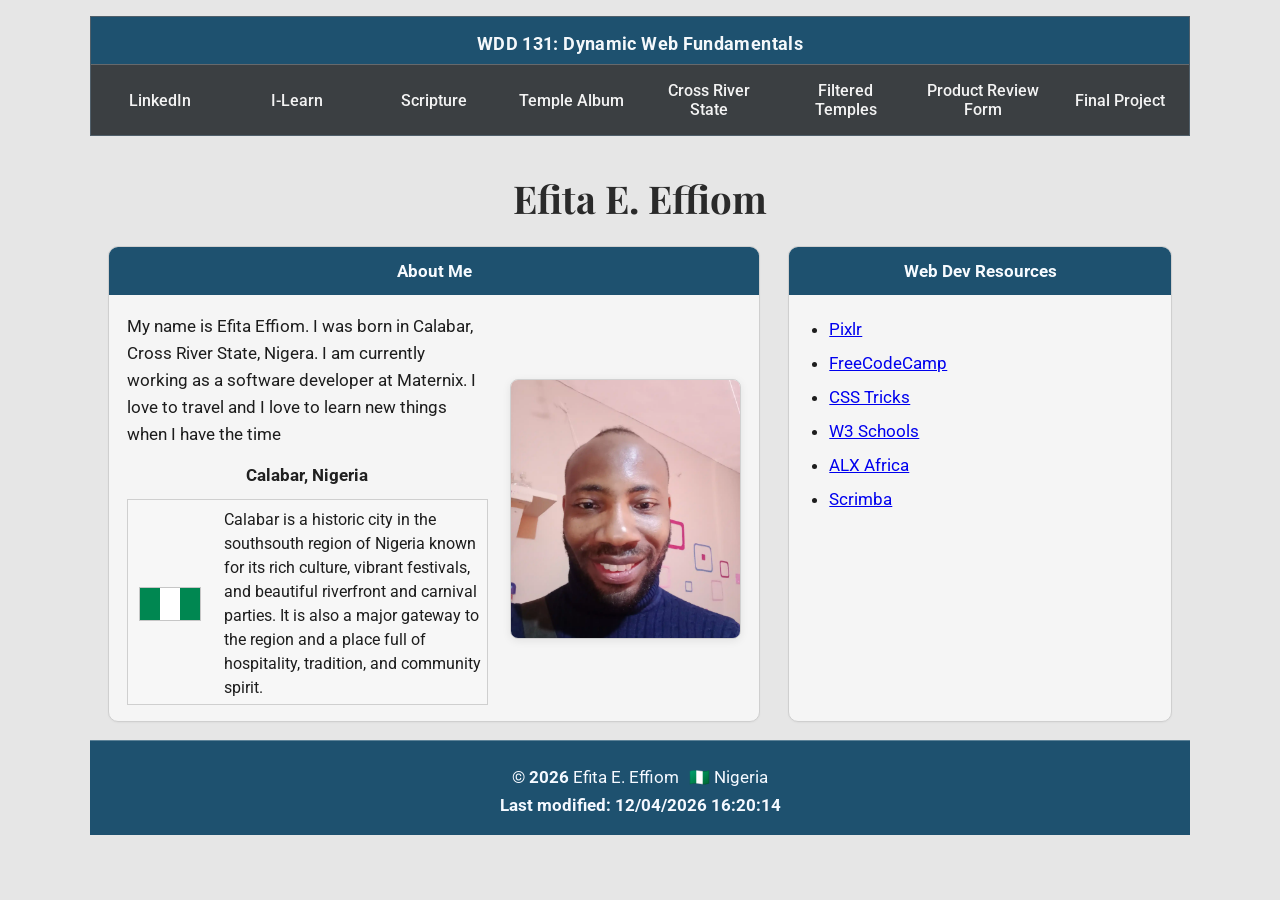
<file: index.html>
<!DOCTYPE html>
<html lang="en">
  <head>
    <meta charset="UTF-8">
    <meta name="viewport" content="width=device-width, initial-scale=1.0">
    <title>WDD 131 – Dynamic Web Fundamentals – Efita E. Effiom</title>
    <meta
      name="description"
      content="WDD 131 – Dynamic Web Fundamentals. Efita E. Effiom. Web development fundamentals, learning resources, and personal bio.">
    <meta name="author" content="Efita E. Effiom">

    <link rel="preconnect" href="https://fonts.googleapis.com">
    <link rel="preconnect" href="https://fonts.gstatic.com" crossorigin>
    <link
      href="https://fonts.googleapis.com/css2?family=Roboto:wght@400;500;700&family=Playfair+Display:wght@700&display=swap"
      rel="stylesheet"
    >

    <link rel="stylesheet" href="styles/base.css">
    <script src="scripts/getdates.js" defer></script>
    <link rel="icon" href="images/efi.webp">
  </head>

  <body>
    <header>
      <div class="course-header">
        <span id="course-title">WDD 131: Dynamic Web Fundamentals</span>
      </div>

      <nav class="top-nav" aria-label="Main navigation">
        <a href="https://www.linkedin.com" target="_blank" rel="noreferrer">LinkedIn</a>
        <a href="https://byupw.instructure.com/" target="_blank" rel="noreferrer">I-Learn</a>
        <a href="https://www.churchofjesuschrist.org/study/scriptures/bofm/alma/37?lang=eng" target="_blank" rel="noreferrer">Scripture</a>
        <a href="temples.html">Temple Album</a>
        <a href="place.html">Cross River State</a>
        <a href="filtered-temples.html">Filtered Temples</a>
        <a href="form.html">Product Review Form</a>
        <a href="project/index.html">Final Project</a>
      </nav>
    </header>

    <main>
      <h1>Efita E. Effiom</h1>

      <div class="card-grid">
        <section class="card about-card">
          <h2>About Me</h2>

          <div class="about-layout">
            <div class="bio-copy">
              <p>
                My name is Efita Effiom. I was born in Calabar, Cross River State, Nigera. I am currently working as a software developer at Maternix. I love to travel and I love to learn new
                things when I have the time
              </p>

              <h3>Calabar, Nigeria</h3>

              <div class="nigeria-copy">
                <div class="flag-mini nigerian-flag" role="img" aria-label="Flag of Nigeria">
                  <span class="stripe green"></span>
                  <span class="stripe white"></span>
                  <span class="stripe green"></span>
                </div>
                <p>
                  Calabar is a historic city in the southsouth region of Nigeria known for its rich
                  culture, vibrant festivals, and beautiful riverfront and carnival parties. It is also a major
                  gateway to the region and a place full of hospitality, tradition, and
                  community spirit.
                </p>
              </div>
            </div>

            <img src="images/efi.webp" alt="Portrait of Efita E. Effiom">
          </div>
        </section>

        <section class="card resources-card">
          <h2>Web Dev Resources</h2>
          <ul>
            <li><a href="https://pixlr.com/express/" target="_blank" rel="noreferrer">Pixlr</a></li>
            <li><a href="https://www.freecodecamp.org/" target="_blank" rel="noreferrer">FreeCodeCamp</a></li>
            <li><a href="https://css-tricks.com/" target="_blank" rel="noreferrer">CSS Tricks</a></li>
            <li><a href="https://www.w3schools.com/" target="_blank" rel="noreferrer">W3 Schools</a></li>
            <li><a href="https://www.alxafrica.com/" target="_blank" rel="noreferrer">ALX Africa</a></li>
            <li><a href="https://scrimba.com/" target="_blank" rel="noreferrer">Scrimba</a></li>
          </ul>
        </section>
      </div>
    </main>

    <footer>
      <p>
        &copy; <span id="currentyear"></span> Efita E. Effiom
        <span class="flag-inline">🇳🇬</span> Nigeria
      </p>
      <p id="lastModified">Last modified: </p>
    </footer>
  </body>
</html>
</file>
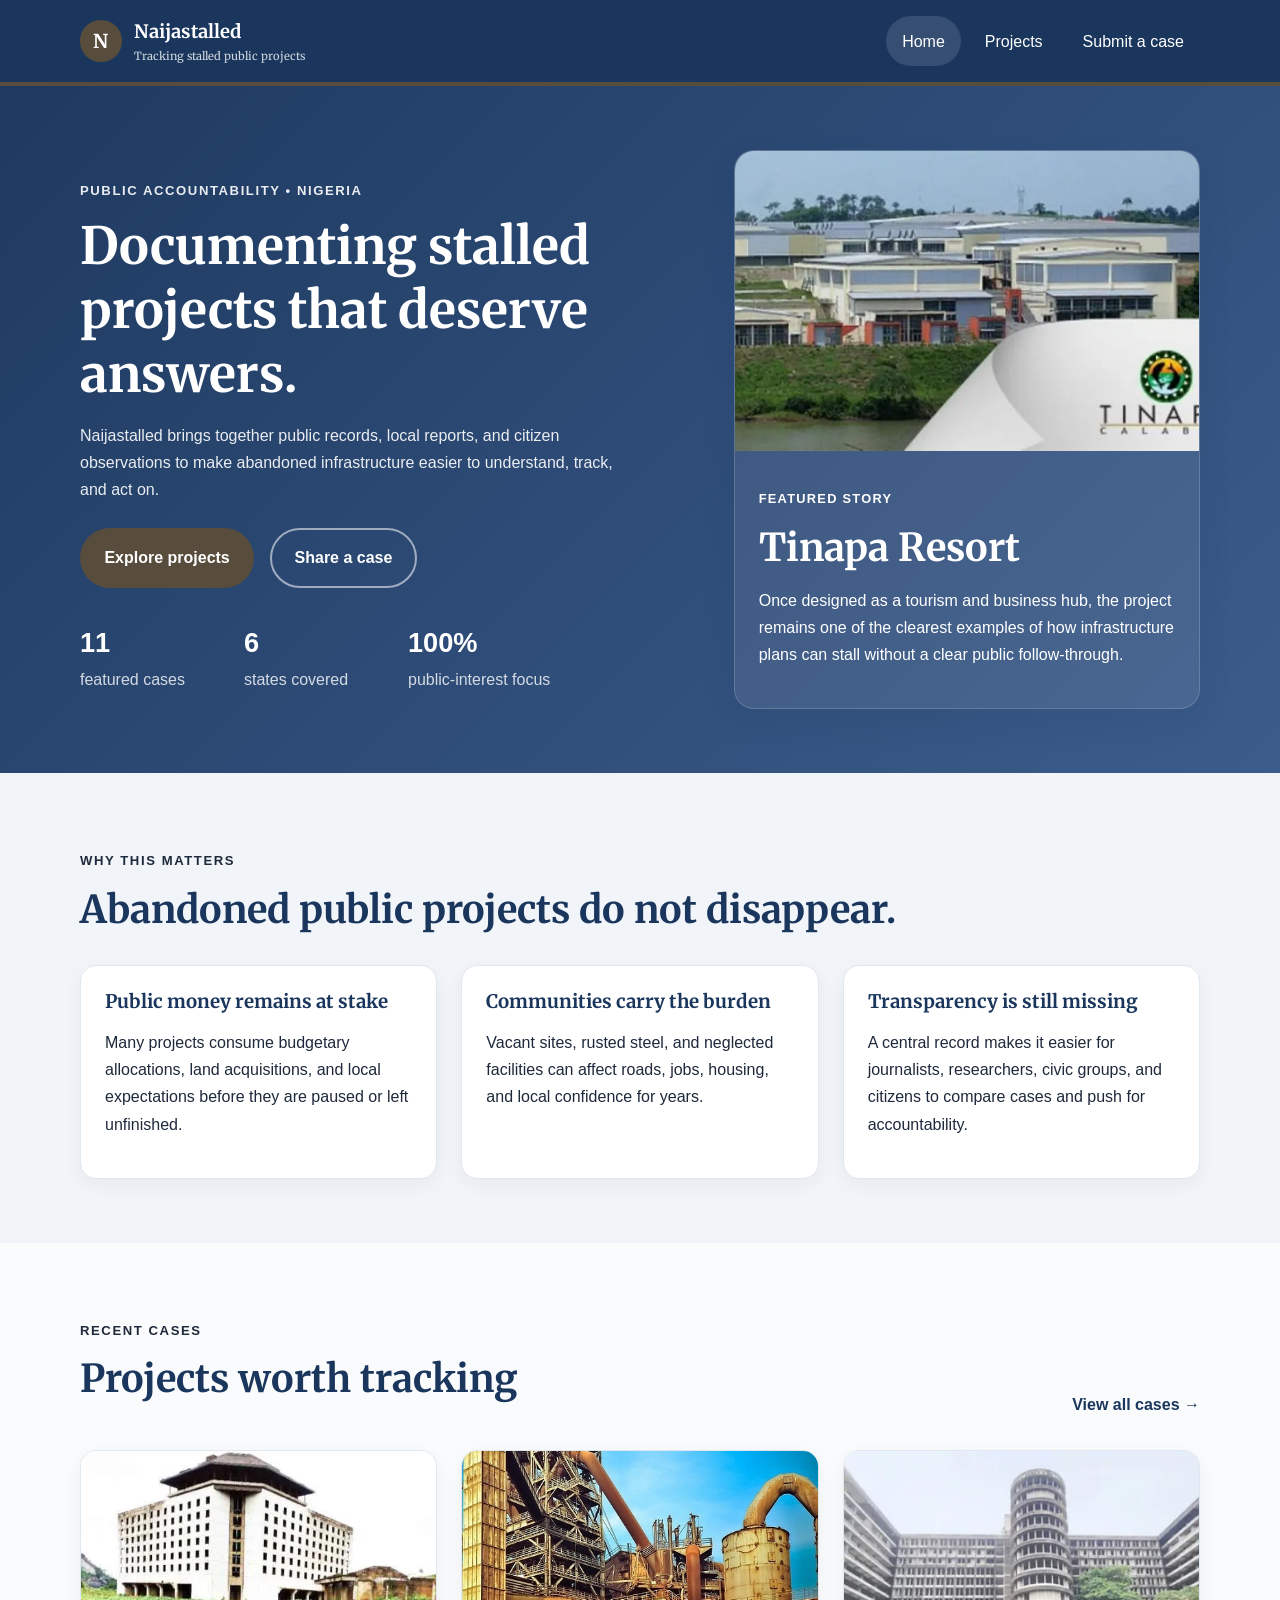
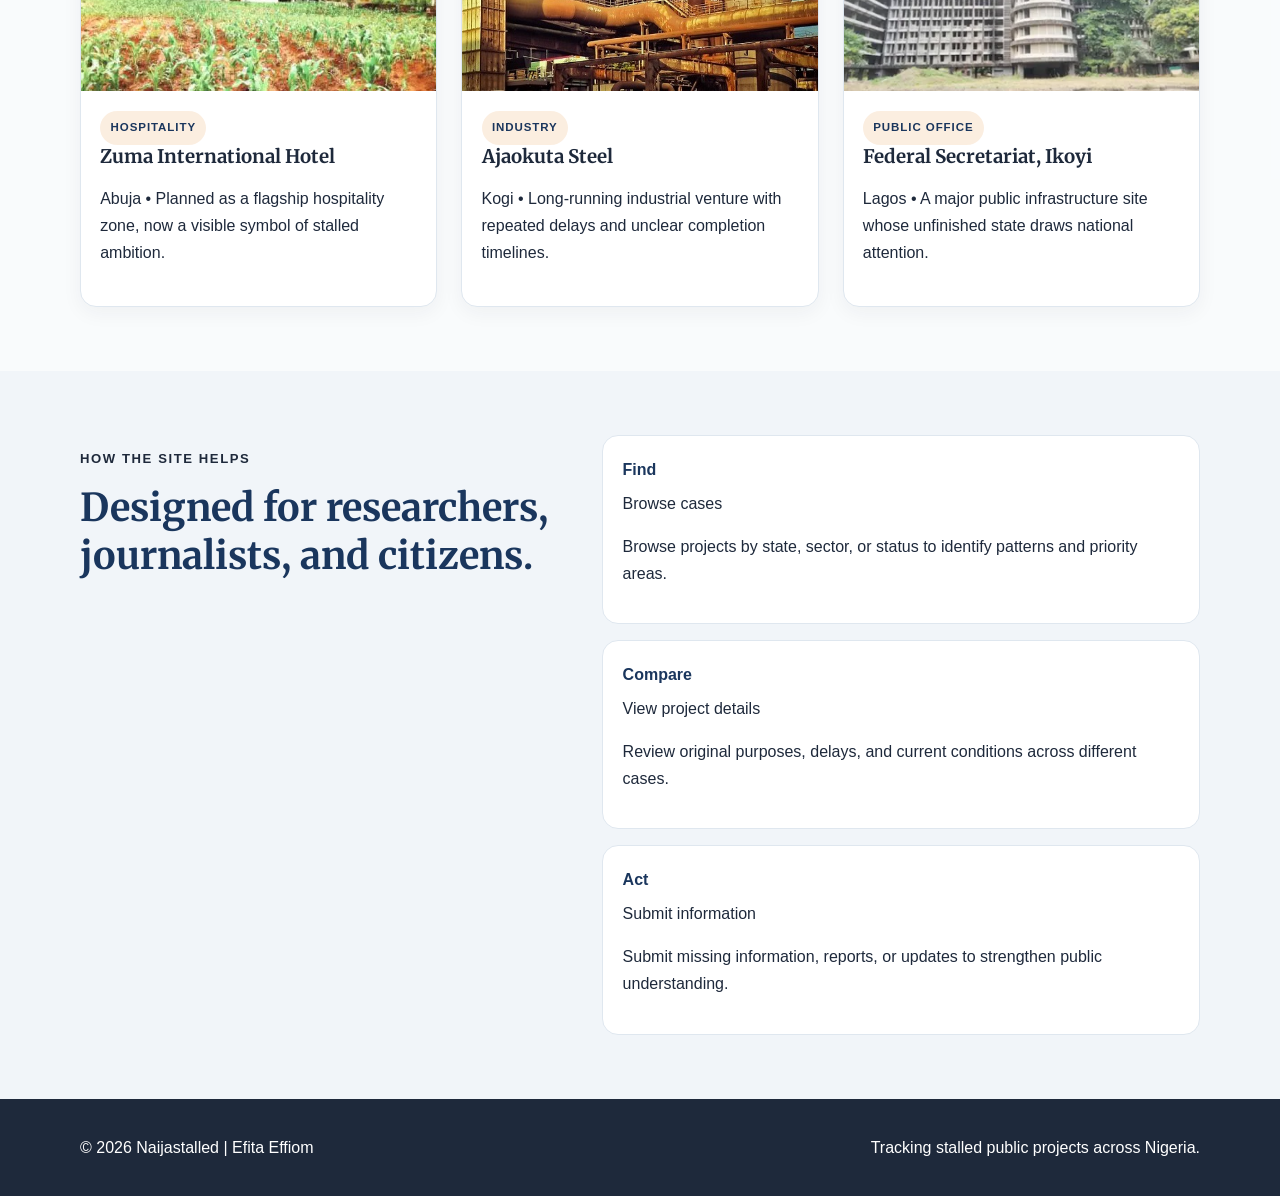
<file: project/index.html>
<!DOCTYPE html>
<html lang="en">
  <head>
    <meta charset="UTF-8" >
    <meta name="viewport" content="width=device-width, initial-scale=1.0">
    <meta
      name="description"
      content="Naijastalled documents abandoned public projects across Nigeria and helps communities track their status.">
    <meta name="author" content="Efita E. Effiom">
    <title>Naijastalled | Home</title>
    <link rel="preconnect" href="https://fonts.googleapis.com">
    <link rel="preconnect" href="https://fonts.gstatic.com" crossorigin>
    <link href="https://fonts.googleapis.com/css2?family=Merriweather:wght@400;700&display=swap" rel="stylesheet">
    <link rel="stylesheet" href="styles/project.css">
  </head>
  <body>
    <a class="skip-link" href="#main-content">Skip to content</a>

    <header class="site-header">
      <div class="container nav-wrap">
        <div class="brand">
          <a href="index.html" aria-label="Naijastalled home">
            <span class="brand-mark">N</span>
          </a>
          <div>
            <strong>Naijastalled</strong>
            <small>Tracking stalled public projects</small>
          </div>
        </div>

        <nav aria-label="Main navigation">
          <ul class="main-nav">
            <li><a href="index.html" class="active">Home</a></li>
            <li><a href="projects.html">Projects</a></li>
            <li><a href="submit.html">Submit a case</a></li>
          </ul>
        </nav>
      </div>
    </header>

    <main id="main-content">
      <section class="hero">
        <div class="container hero-layout">
          <div class="hero-copy">
            <p class="eyebrow">Public accountability • Nigeria</p>
            <h1>Documenting stalled projects that deserve answers.</h1>
            <p>
              Naijastalled brings together public records, local reports, and citizen
              observations to make abandoned infrastructure easier to understand, track,
              and act on.
            </p>
            <div class="hero-actions">
              <a class="button primary" href="projects.html">Explore projects</a>
              <a class="button secondary" href="submit.html">Share a case</a>
            </div>
            <ul class="stats" aria-label="Site overview">
              <li><strong>11</strong><span>featured cases</span></li>
              <li><strong>6</strong><span>states covered</span></li>
              <li><strong>100%</strong><span>public-interest focus</span></li>
            </ul>
          </div>

          <div class="hero-panel" role="group" aria-label="Featured project overview">
            <img
              src="images/tinapa_abandoned.webp"
              alt="Tinapa Resort project in Cross River State left unfinished"
            />
            <div class="panel-copy">
              <p class="status">Featured Story</p>
              <h2>Tinapa Resort</h2>
              <p>
                Once designed as a tourism and business hub, the project remains one of
                the clearest examples of how infrastructure plans can stall without a clear
                public follow-through.
              </p>
            </div>
          </div>
        </div>
      </section>

      <section class="section">
        <div class="container">
          <div class="section-heading">
            <p class="eyebrow">Why this matters</p>
            <h2>Abandoned public projects do not disappear.</h2>
          </div>

          <div class="info-grid">
            <article class="info-card">
              <h3>Public money remains at stake</h3>
              <p>
                Many projects consume budgetary allocations, land acquisitions, and local
                expectations before they are paused or left unfinished.
              </p>
            </article>
            <article class="info-card">
              <h3>Communities carry the burden</h3>
              <p>
                Vacant sites, rusted steel, and neglected facilities can affect roads,
                jobs, housing, and local confidence for years.
              </p>
            </article>
            <article class="info-card">
              <h3>Transparency is still missing</h3>
              <p>
                A central record makes it easier for journalists, researchers, civic groups,
                and citizens to compare cases and push for accountability.
              </p>
            </article>
          </div>
        </div>
      </section>

      <section class="section alt-bg">
        <div class="container">
          <div class="section-heading split">
            <div>
              <p class="eyebrow">Recent cases</p>
              <h2>Projects worth tracking</h2>
            </div>
            <a class="text-link" href="projects.html">View all cases →</a>
          </div>

          <div class="project-grid">
            <article class="project-card">
              <img src="images/zuma.webp" alt="Zuma International Hotel abandoned structure">
              <div class="card-body">
                <span class="tag">Hospitality</span>
                <h3>Zuma International Hotel</h3>
                <p>Abuja • Planned as a flagship hospitality zone, now a visible symbol of stalled ambition.</p>
              </div>
            </article>

            <article class="project-card">
              <img src="images/ajaokuta.jpeg" alt="Ajaokuta Steel project in various states of inactivity">
              <div class="card-body">
                <span class="tag">Industry</span>
                <h3>Ajaokuta Steel</h3>
                <p>Kogi • Long-running industrial venture with repeated delays and unclear completion timelines.</p>
              </div>
            </article>

            <article class="project-card">
              <img src="images/federal.webp" alt="Abandoned Federal Secretariat complex in Ikoyi">
              <div class="card-body">
                <span class="tag">Public office</span>
                <h3>Federal Secretariat, Ikoyi</h3>
                <p>Lagos • A major public infrastructure site whose unfinished state draws national attention.</p>
              </div>
            </article>
          </div>
        </div>
      </section>

      <section class="section">
        <div class="container process-grid">
          <div>
            <p class="eyebrow">How the site helps</p>
            <h2>Designed for researchers, journalists, and citizens.</h2>
          </div>

          <ol class="process-list">
            <li>
              <strong>Find</strong> <a href="projects.html">Browse cases</a>
              <p>Browse projects by state, sector, or status to identify patterns and priority areas.</p>
            </li>
            <li>
              <strong>Compare</strong> <a href="projects.html">View project details</a>
              <p>Review original purposes, delays, and current conditions across different cases.</p>
            </li>
            <li>
              <strong>Act</strong> <a href="submit.html">Submit information</a>
              <p>Submit missing information, reports, or updates to strengthen public understanding.</p>
            </li>
          </ol>
        </div>
      </section>
    </main>

    <footer class="site-footer">
      <div class="container footer-wrap">
        <p>© 2026 Naijastalled | Efita Effiom</p>
        <p>Tracking stalled public projects across Nigeria.</p>
      </div>
    </footer>
  </body>
</html>
</file>
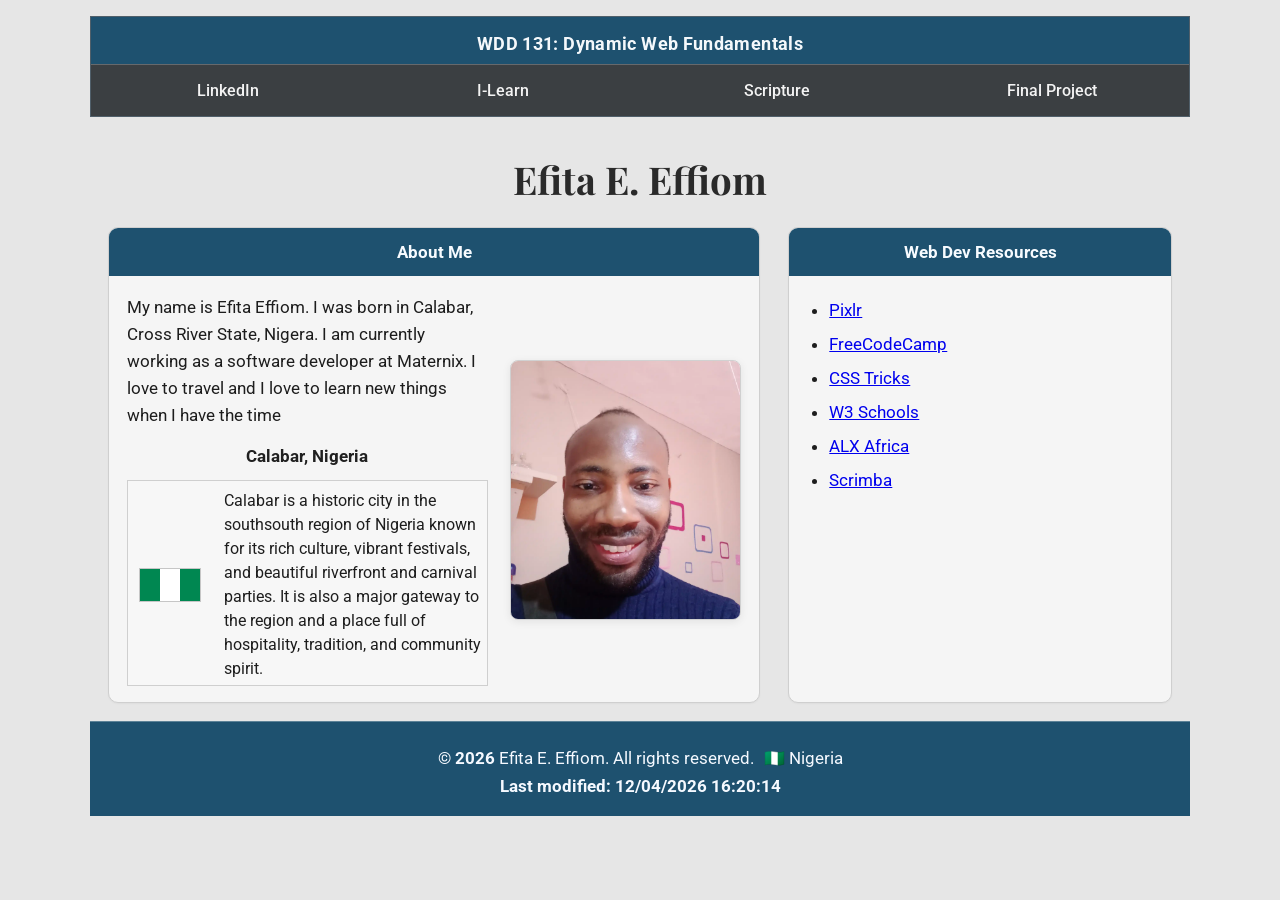
<file: week1/index.html>
<!DOCTYPE html>
<html lang="en">
  <head>
    <meta charset="UTF-8">
    <meta name="viewport" content="width=device-width, initial-scale=1.0">
    <title>WDD 131 – Dynamic Web Fundamentals – Efita E. Effiom</title>
    <meta
      name="description"
      content="WDD 131 – Dynamic Web Fundamentals. Efita E. Effiom. Web development fundamentals, learning resources, and personal bio.">
    <meta name="author" content="Efita E. Effiom">

    <link rel="preconnect" href="https://fonts.googleapis.com">
    <link rel="preconnect" href="https://fonts.gstatic.com" crossorigin>
    <link
      href="https://fonts.googleapis.com/css2?family=Roboto:wght@400;500;700&family=Playfair+Display:wght@700&display=swap"
      rel="stylesheet"
    >

    <link rel="stylesheet" href="styles/base.css">
    <script src="scripts/getdates.js" defer></script>
    <link rel="icon" href="images/efi.webp">
  </head>

  <body>
    <header>
      <div class="course-header">
        <span id="course-title">WDD 131: Dynamic Web Fundamentals</span>
      </div>

      <nav class="top-nav" aria-label="Main navigation">
        <a href="https://www.linkedin.com" target="_blank" rel="noreferrer">LinkedIn</a>
        <a href="https://byupw.instructure.com/" target="_blank" rel="noreferrer">I-Learn</a>
        <a href="https://www.churchofjesuschrist.org/study/scriptures/bofm/alma/37?lang=eng" target="_blank" rel="noreferrer">Scripture</a>
        <a href="#">Final Project</a>
      </nav>
    </header>

    <main>
      <h1>Efita E. Effiom</h1>

      <div class="card-grid">
        <section class="card about-card">
          <h2>About Me</h2>

          <div class="about-layout">
            <div class="bio-copy">
              <p>
                My name is Efita Effiom. I was born in Calabar, Cross River State, Nigera. I am currently working as a software developer at Maternix. I love to travel and I love to learn new
                things when I have the time
              </p>

              <h3>Calabar, Nigeria</h3>

              <div class="nigeria-copy">
                <div class="flag-mini nigerian-flag" role="img" aria-label="Flag of Nigeria">
                  <span class="stripe green"></span>
                  <span class="stripe white"></span>
                  <span class="stripe green"></span>
                </div>
                <p>
                  Calabar is a historic city in the southsouth region of Nigeria known for its rich
                  culture, vibrant festivals, and beautiful riverfront and carnival parties. It is also a major
                  gateway to the region and a place full of hospitality, tradition, and
                  community spirit.
                </p>
              </div>
            </div>

            <img src="images/efi.webp" alt="Portrait of Efita E. Effiom">
          </div>
        </section>

        <section class="card resources-card">
          <h2>Web Dev Resources</h2>
          <ul>
            <li><a href="https://pixlr.com/express/" target="_blank" rel="noreferrer">Pixlr</a></li>
            <li><a href="https://www.freecodecamp.org/" target="_blank" rel="noreferrer">FreeCodeCamp</a></li>
            <li><a href="https://css-tricks.com/" target="_blank" rel="noreferrer">CSS Tricks</a></li>
            <li><a href="https://www.w3schools.com/" target="_blank" rel="noreferrer">W3 Schools</a></li>
            <li><a href="https://www.alxafrica.com/" target="_blank" rel="noreferrer">ALX Africa</a></li>
            <li><a href="https://scrimba.com/" target="_blank" rel="noreferrer">Scrimba</a></li>
          </ul>
        </section>
      </div>
    </main>

    <footer>
      <p>
        &copy; <span id="currentyear"></span> Efita E. Effiom. All rights reserved.
        <span class="flag-inline">🇳🇬</span> Nigeria
      </p>
      <p id="lastModified">Last modified: </p>
    </footer>
  </body>
</html>
</file>
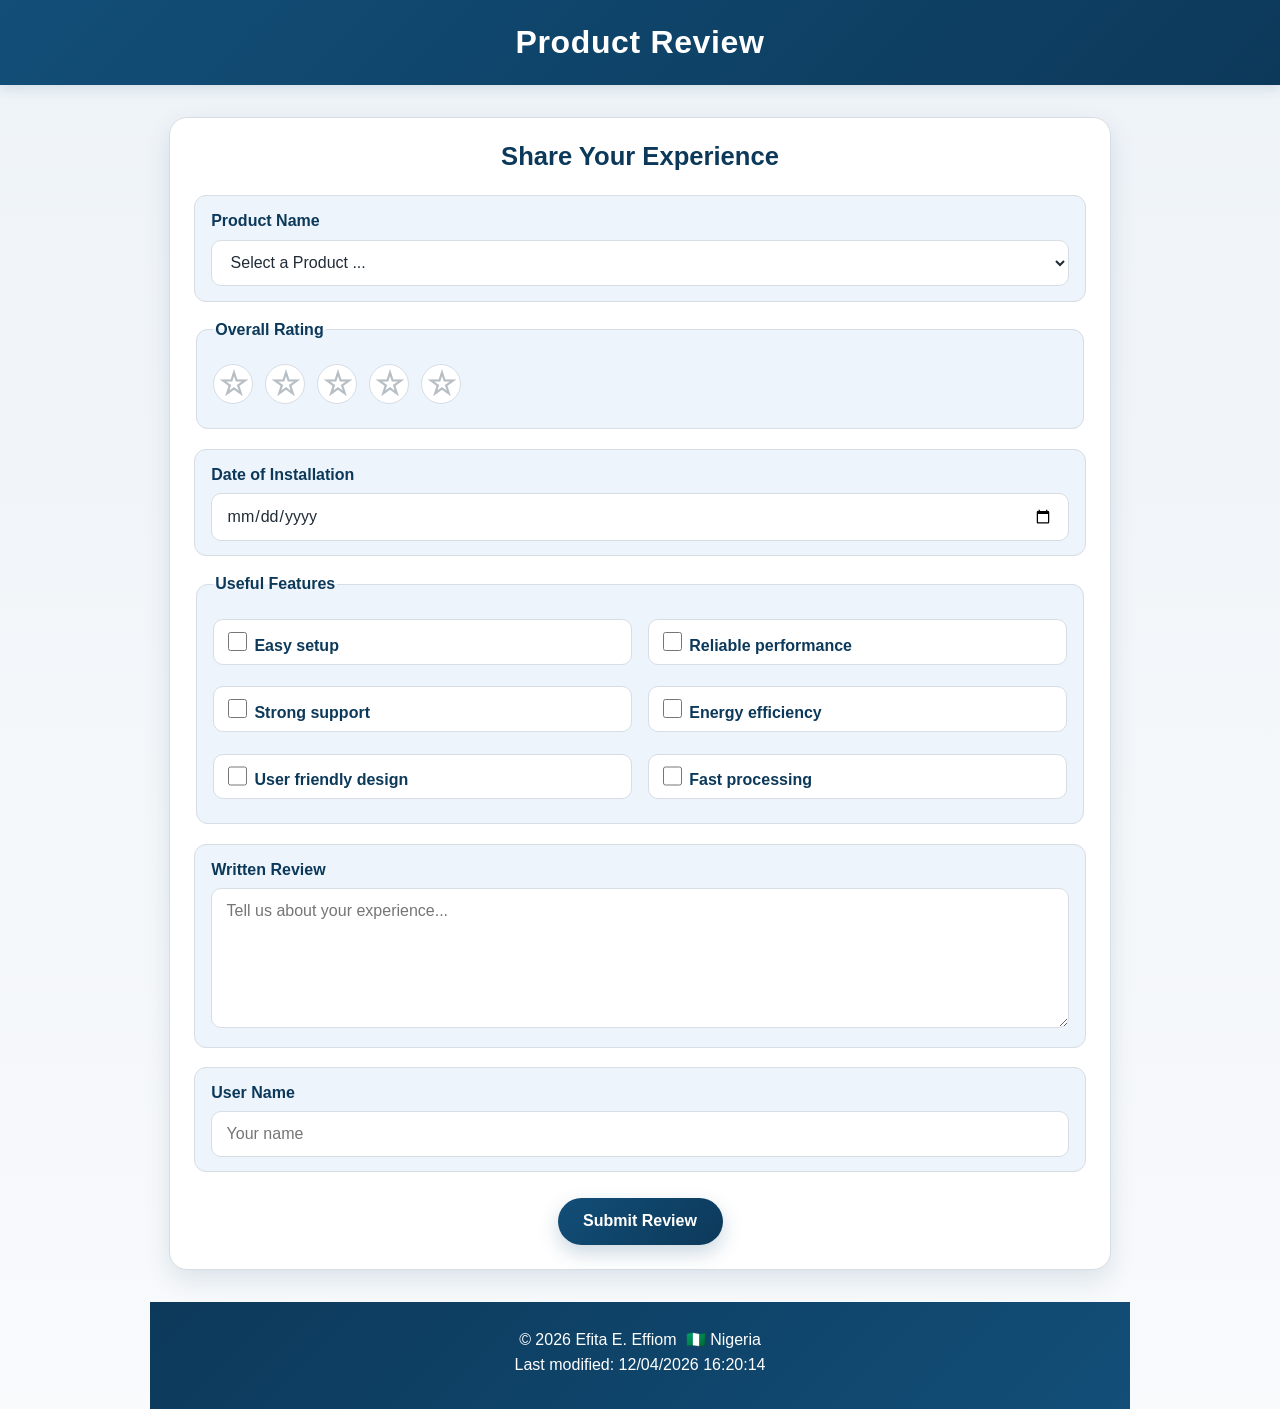
<file: form.html>
<!DOCTYPE html>
<html lang="en">
  <head>
    <meta charset="UTF-8">
    <meta name="viewport" content="width=device-width, initial-scale=1.0">
    <title>Product Review Form</title>
    <meta
      name="description"
      content="Product review form for WDD 131 with responsive layout and review confirmation."
    >
     <meta name="author" content="Efita E. Effiom">
    <link rel="stylesheet" href="styles/form.css">
    <script src="scripts/form.js" defer></script>
    <script src="scripts/getdates.js" defer></script>
  </head>
  <body>
    <header class="site-header">
      <div class="header-inner">
        <h1>Product Review</h1>
      </div>
    </header>

    <main class="page-shell">
      <section class="form-panel" aria-labelledby="form-title">
        <h2 id="form-title">Share Your Experience</h2>

        <form method="get" action="review.html" aria-label="Product review form">
          <div class="field-group">
            <label for="product">Product Name</label>
            <select id="product" name="product" required>
              <option value="" disabled selected>Select a Product ...</option>
            </select>
          </div>

          <fieldset class="field-group rating-fieldset">
            <legend>Overall Rating</legend>
            <div class="rating-group" role="radiogroup" aria-label="Overall product rating">
              <div class="rating-option">
                <input id="rating-1" type="radio" name="rating" value="1" required>
                <label for="rating-1">☆</label>
              </div>
              <div class="rating-option">
                <input id="rating-2" type="radio" name="rating" value="2" required>
                <label for="rating-2">☆</label>
              </div>
              <div class="rating-option">
                <input id="rating-3" type="radio" name="rating" value="3" required>
                <label for="rating-3">☆</label>
              </div>
              <div class="rating-option">
                <input id="rating-4" type="radio" name="rating" value="4" required>
                <label for="rating-4">☆</label>
              </div>
              <div class="rating-option">
                <input id="rating-5" type="radio" name="rating" value="5" required>
                <label for="rating-5">☆</label>
              </div>
            </div>
          </fieldset>

          <div class="field-group">
            <label for="install-date">Date of Installation</label>
            <input id="install-date" name="installDate" type="date" required>
          </div>

          <fieldset class="field-group features-fieldset">
            <legend>Useful Features</legend>
            <div class="checkbox-grid">
              <label class="checkbox-item" for="feature-easy-setup">
                <input id="feature-easy-setup" type="checkbox" name="features" value="Easy setup">
                <span>Easy setup</span>
              </label>
              <label class="checkbox-item" for="feature-reliable-performance">
                <input id="feature-reliable-performance" type="checkbox" name="features" value="Reliable performance">
                <span>Reliable performance</span>
              </label>
              <label class="checkbox-item" for="feature-strong-support">
                <input id="feature-strong-support" type="checkbox" name="features" value="Strong support">
                <span>Strong support</span>
              </label>
              <label class="checkbox-item" for="feature-energy-efficiency">
                <input id="feature-energy-efficiency" type="checkbox" name="features" value="Energy efficiency">
                <span>Energy efficiency</span>
              </label>
              <label class="checkbox-item" for="feature-user-friendly-design">
                <input id="feature-user-friendly-design" type="checkbox" name="features" value="User friendly design">
                <span>User friendly design</span>
              </label>
              <label class="checkbox-item" for="feature-fast-processing">
                <input id="feature-fast-processing" type="checkbox" name="features" value="Fast processing">
                <span>Fast processing</span>
              </label>
            </div>
          </fieldset>

          <div class="field-group">
            <label for="review">Written Review</label>
            <textarea id="review" name="review" rows="5" placeholder="Tell us about your experience..."></textarea>
          </div>

          <div class="field-group">
            <label for="user-name">User Name</label>
            <input id="user-name" name="name" type="text" placeholder="Your name">
          </div>

          <div class="submit-row">
            <input type="submit" value="Submit Review">
          </div>
        </form>
      </section>
    </main>

    <footer>
      <p>
        &copy; <span id="currentyear"></span> Efita E. Effiom
        <span class="flag-inline">🇳🇬</span> Nigeria
      </p>
      <p id="lastModified">Last modified: </p>
    </footer>
  </body>
</html>
</file>
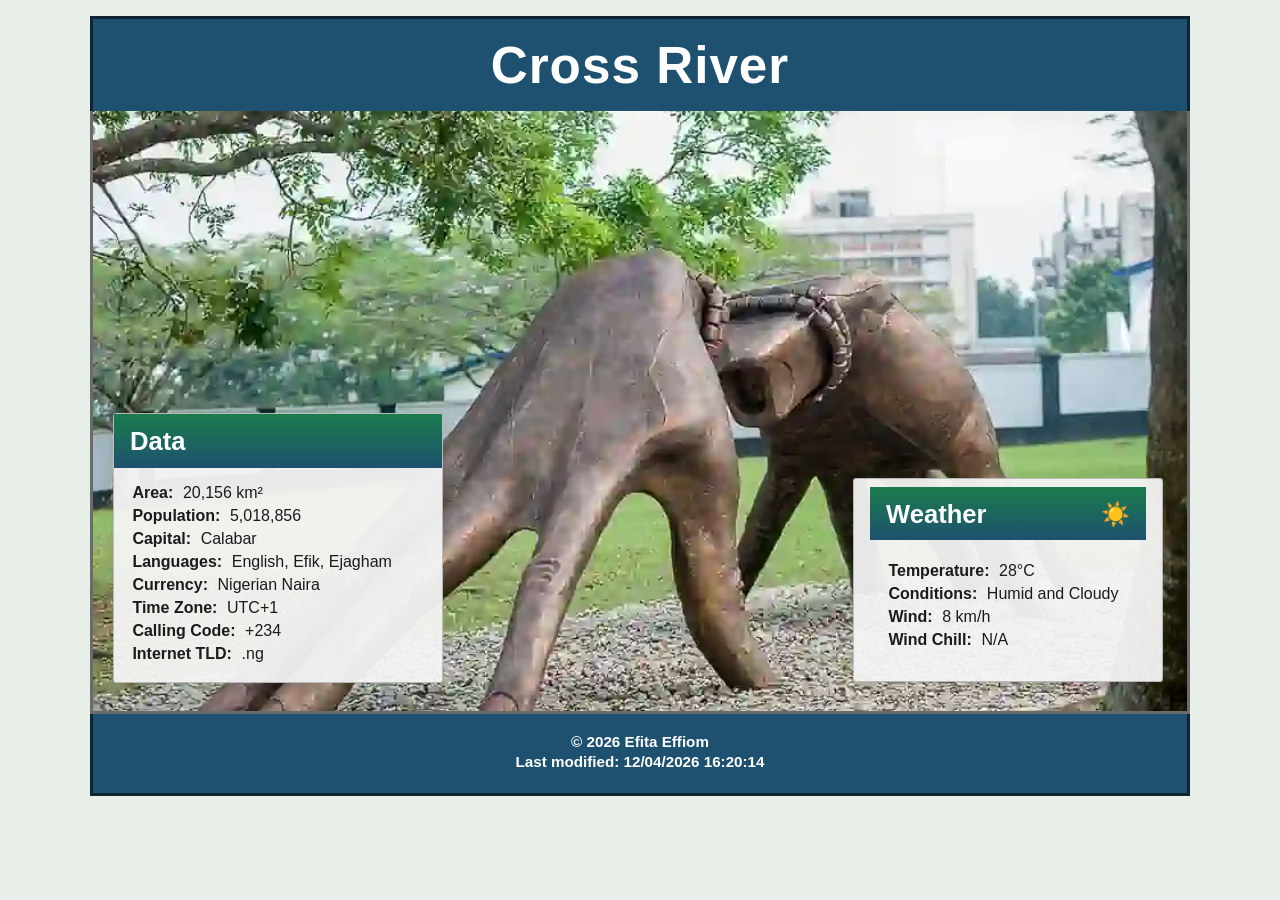
<file: place.html>
<!DOCTYPE html>
<html lang="en">
  <head>
    <meta charset="UTF-8">
    <meta name="viewport" content="width=device-width, initial-scale=1.0">
    <title>Cross River State, Nigeria</title>
    <meta
      name="description"
      content="A responsive travel information page for Cross River State, Nigeria, with data and weather details."
    />
    <meta name="author" content="Efita E. Effiom" />
    <link rel="stylesheet" href="styles/place.css" />
    <script src="scripts/place.js" defer></script>
    <link rel="icon" href="images/efi.webp">
  </head>
  <body>
    <div class="page-shell">
      <header class="site-header">
        <h1>Cross River</h1>
      </header>

      <main class="place-content">
        <div class="hero-shell">
          <picture>
            <source
              srcset="images/d_cross_river.webp"
              media="(max-width: 600px)"
            />
            <source
              srcset="images/hand_cross_river.webp"
              media="(min-width: 601px)"
            />
            <img
              class="hero-image"
              src="images/hand_cross_river.webp"
              alt="Scenic landscape in Cross River State, Nigeria"
              width="1200"
              height="700"
            />
          </picture>

          <aside class="data-card" aria-label="Place data">
            <h2>Data</h2>
            <dl>
              <div><dt>Area:</dt><dd>20,156 km²</dd></div>
              <div><dt>Population:</dt><dd>5,018,856</dd></div>
              <div><dt>Capital:</dt><dd>Calabar</dd></div>
              <div><dt>Languages:</dt><dd>English, Efik, Ejagham</dd></div>
              <div><dt>Currency:</dt><dd>Nigerian Naira</dd></div>
              <div><dt>Time Zone:</dt><dd>UTC+1</dd></div>
              <div><dt>Calling Code:</dt><dd>+234</dd></div>
              <div><dt>Internet TLD:</dt><dd>.ng</dd></div>
            </dl>
          </aside>

          <aside class="weather-card" aria-label="Weather information">
            <h2>Weather</h2>
            <div class="weather-icon" aria-hidden="true">
              <svg viewBox="0 0 64 64" xmlns="http://www.w3.org/2000/svg" role="img">
                <circle cx="22" cy="22" r="10" fill="#f7d56b" />
                <g stroke="#f7d56b" stroke-linecap="round" stroke-width="2.5">
                  <line x1="22" y1="2" x2="22" y2="8" />
                  <line x1="22" y1="36" x2="22" y2="42" />
                  <line x1="2" y1="22" x2="8" y2="22" />
                  <line x1="36" y1="22" x2="42" y2="22" />
                  <line x1="7" y1="7" x2="11" y2="11" />
                  <line x1="33" y1="33" x2="37" y2="37" />
                  <line x1="7" y1="37" x2="11" y2="33" />
                  <line x1="33" y1="11" x2="37" y2="7" />
                </g>
                <path d="M14 42h28c5 0 9-4 9-9s-4-9-9-9c-1-7-7-12-15-12s-14 7-15 14c-6 0-11 5-11 11s5 11 11 11z" fill="#dce3ea" opacity="0.9"/>
              </svg>
            </div>
            <dl>
              <div><dt>Temperature:</dt><dd>28°C</dd></div>
              <div><dt>Conditions:</dt><dd>Humid and Cloudy</dd></div>
              <div><dt>Wind:</dt><dd>8 km/h</dd></div>
              <div><dt>Wind Chill:</dt><dd id="windChillValue">N/A</dd></div>
            </dl>
          </aside>
        </div>
      </main>

      <footer class="site-footer">
        <p>
          &copy; <span id="currentyear"></span> Efita Effiom
        </p>
        <p id="lastModified">Last modified: </p>
      </footer>
    </div>
  </body>
</html>
</file>
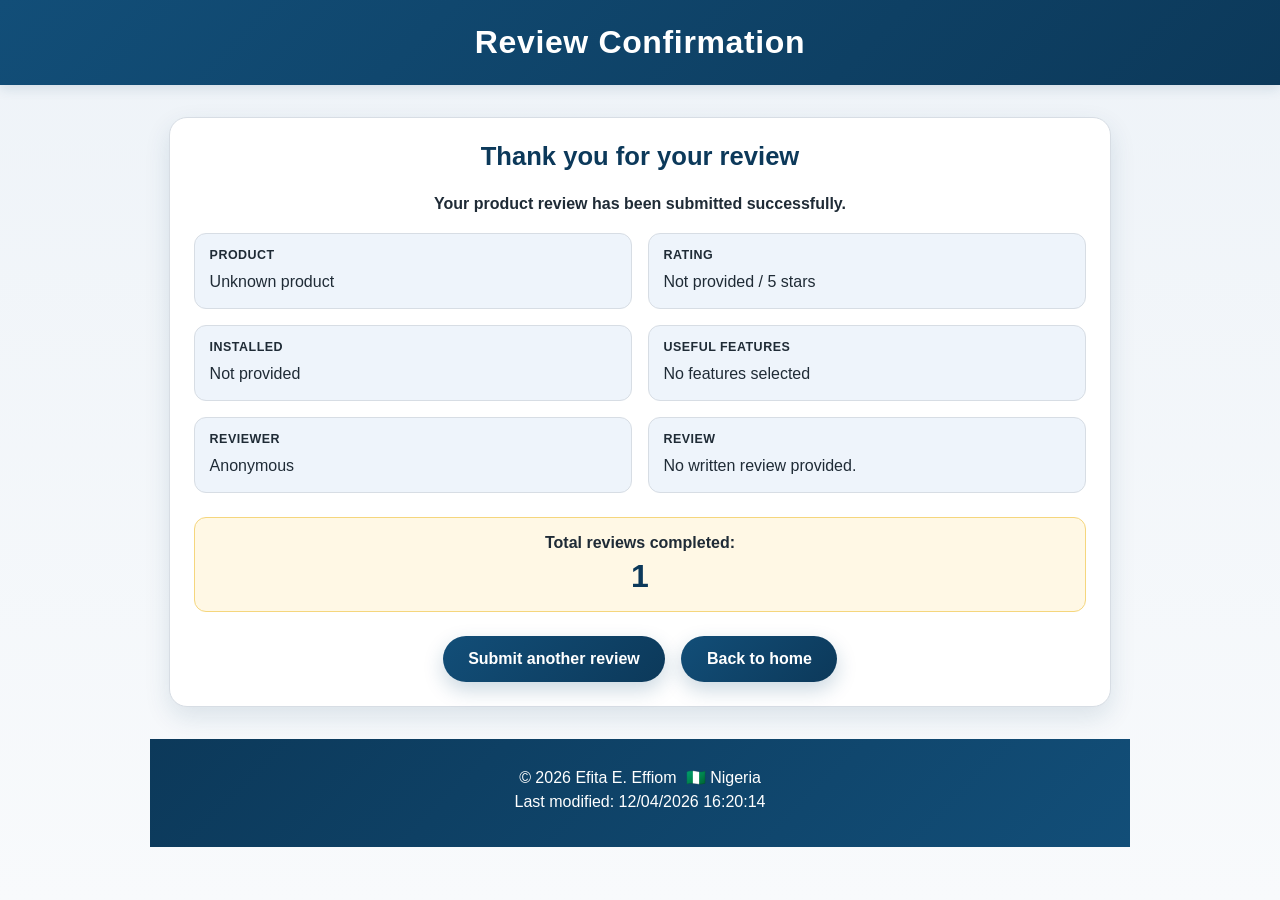
<file: review.html>
<!DOCTYPE html>
<html lang="en">
  <head>
    <meta charset="UTF-8">
    <meta name="viewport" content="width=device-width, initial-scale=1.0">
    <title>Review Confirmation</title>
    <meta
      name="description"
      content="Confirmation page for a submitted product review."
    >
    <link rel="stylesheet" href="styles/form.css">
    <script src="scripts/review.js" defer></script>
    <script src="scripts/getdates.js" defer></script>
  </head>
  <body>
    <header class="site-header">
      <div class="header-inner">
        <h1>Review Confirmation</h1>
      </div>
    </header>

    <main class="page-shell confirmation-shell">
      <section class="confirmation-panel" aria-labelledby="confirmation-title">
        <h2 id="confirmation-title">Thank you for your review</h2>
        <p class="success-message">Your product review has been submitted successfully.</p>

        <dl class="review-summary">
          <div>
            <dt>Product</dt>
            <dd id="summary-product">-</dd>
          </div>
          <div>
            <dt>Rating</dt>
            <dd id="summary-rating">-</dd>
          </div>
          <div>
            <dt>Installed</dt>
            <dd id="summary-date">-</dd>
          </div>
          <div>
            <dt>Useful Features</dt>
            <dd id="summary-features">-</dd>
          </div>
          <div>
            <dt>Reviewer</dt>
            <dd id="summary-name">-</dd>
          </div>
          <div>
            <dt>Review</dt>
            <dd id="summary-review">-</dd>
          </div>
        </dl>

        <div class="counter-box" aria-live="polite">
          <p>Total reviews completed:</p>
          <strong id="review-count">0</strong>
        </div>

        <div class="confirmation-actions">
          <a href="form.html" class="secondary-button">Submit another review</a>
          <a href="index.html" class="secondary-button">Back to home</a>
        </div>
      </section>
    </main>

    <footer>
      <p>
        &copy; <span id="currentyear"></span> Efita E. Effiom
        <span class="flag-inline">🇳🇬</span> Nigeria
      </p>
      <p id="lastModified">Last modified: </p>
    </footer>
  </body>
</html>
</file>
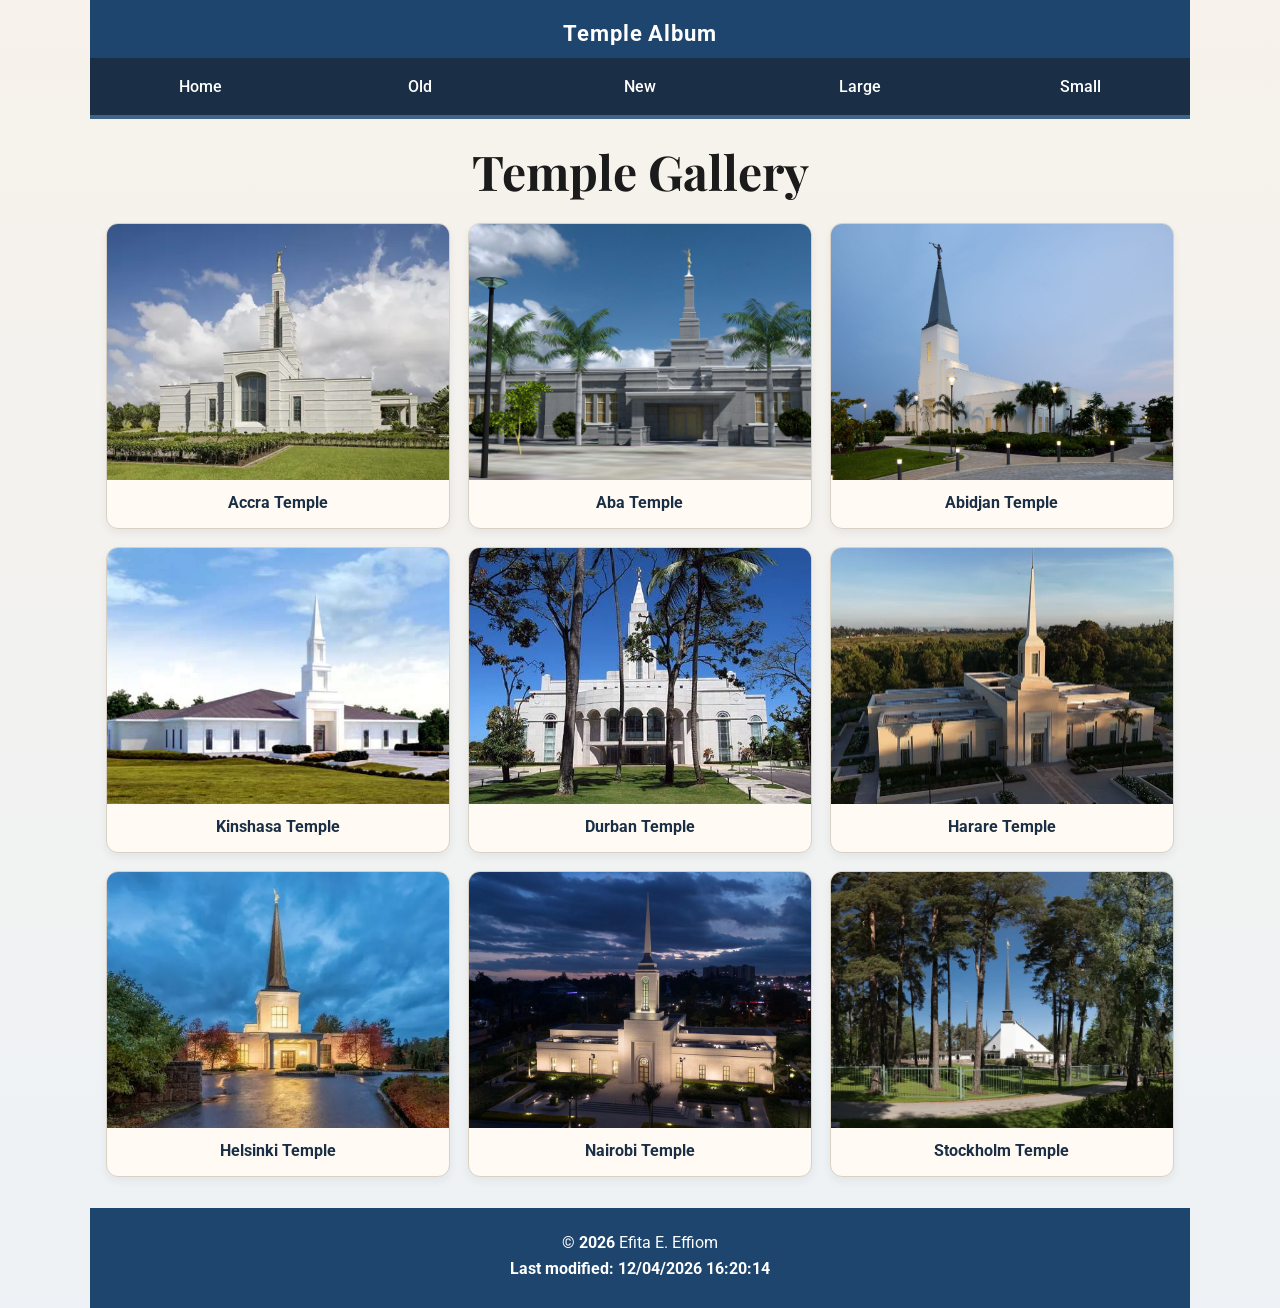
<file: temples.html>
<!DOCTYPE html>
<html lang="en">
  <head>
    <meta charset="UTF-8">
    <meta name="viewport" content="width=device-width, initial-scale=1.0">
    <title>Temple Album</title>
    <meta
      name="description"
      content="Temple Album page with responsive gallery and mobile navigation.">
    <meta name="author" content="Efita E. Effiom">

    <link rel="preconnect" href="https://fonts.googleapis.com" />
    <link rel="preconnect" href="https://fonts.gstatic.com" crossorigin />
    <link
      href="https://fonts.googleapis.com/css2?family=Roboto:wght@400;500;700&family=Playfair+Display:wght@700&display=swap"
      rel="stylesheet"
    />

    <link rel="stylesheet" href="styles/temples.css" />
    <link rel="stylesheet" href="styles/temples-large.css" />
    <script src="scripts/temples.js" defer></script>
    <link rel="icon" href="images/efi.webp">
  </head>

  <body>
    <header class="site-header">
      <div class="header-title">
        <h2>Temple Album</h2>
      </div>

      <nav class="top-nav" aria-label="Main navigation">
        <button class="menu-toggle" aria-expanded="false" aria-controls="nav-menu">
          ☰
        </button>
        <ul id="nav-menu" class="nav-menu">
          <li><a href="index.html">Home</a></li>
          <li><a href="#">Old</a></li>
          <li><a href="#">New</a></li>
          <li><a href="#">Large</a></li>
          <li><a href="#">Small</a></li>
        </ul>
      </nav>
    </header>

    <main>
      <h1>Temple Gallery</h1>

      <div class="gallery">
        <figure>
          <img src="images/accra-ghana-temple.webp" alt="Accra Ghana Temple" />
          <figcaption>Accra Temple</figcaption>
        </figure>
        <figure>
          <img src="images/aba_nigeria_temple.jpg" alt="Aba Nigeria Temple" />
          <figcaption>Aba Temple</figcaption>
        </figure>
        <figure>
          <img src="images/abidjan-ivory-coast-temple.jpg" alt="Abidjan Ivory Coast Temple" />
          <figcaption>Abidjan Temple</figcaption>
        </figure>
        <figure>
          <img src="images/drcongo_kinshasa_temple.jpg" alt="Kinshasa Democratic Republic of the Congo Temple" />
          <figcaption>Kinshasa Temple</figcaption>
        </figure>
        <figure>
          <img src="images/durban_south_africa_temple.jpg" alt="Durban South Africa Temple" />
          <figcaption>Durban Temple</figcaption>
        </figure>
        <figure>
          <img src="images/harare_zimbabwe_temple.webp" alt="Harare Zimbabwe Temple" />
          <figcaption>Harare Temple</figcaption>
        </figure>
        <figure>
          <img src="images/helsinki-temple-finland.webp" alt="Helsinki Finland Temple" />
          <figcaption>Helsinki Temple</figcaption>
        </figure>
        <figure>
          <img src="images/nairobi-kenya-temple.jpg" alt="Nairobi Kenya Temple" />
          <figcaption>Nairobi Temple</figcaption>
        </figure>
        <figure>
          <img src="images/stockholm_sweden.webp" alt="Stockholm Sweden Temple" />
          <figcaption>Stockholm Temple</figcaption>
        </figure>
      </div>
    </main>

    <footer>
      <p>
        &copy; <span id="currentyear"></span> Efita E. Effiom
      </p>
      <p id="lastModified">Last modified: </p>
    </footer>
  </body>
</html>
</file>
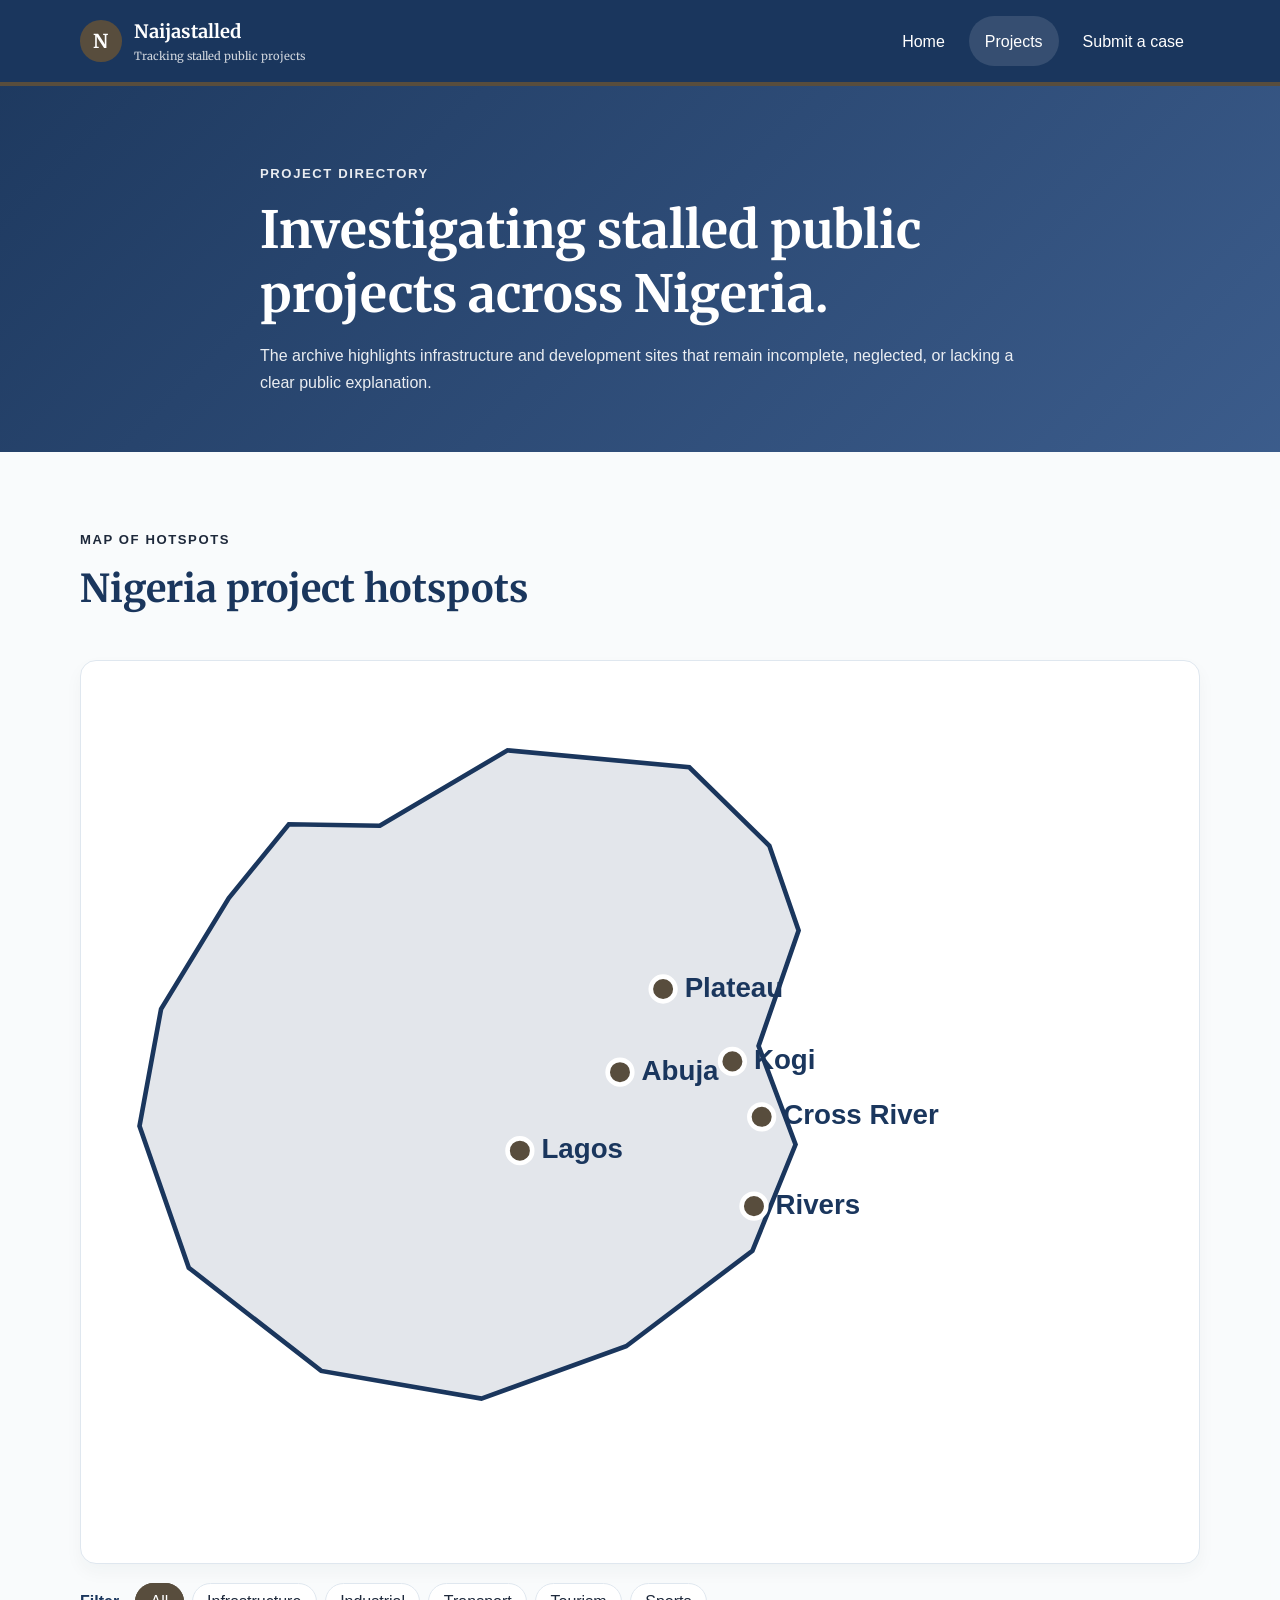
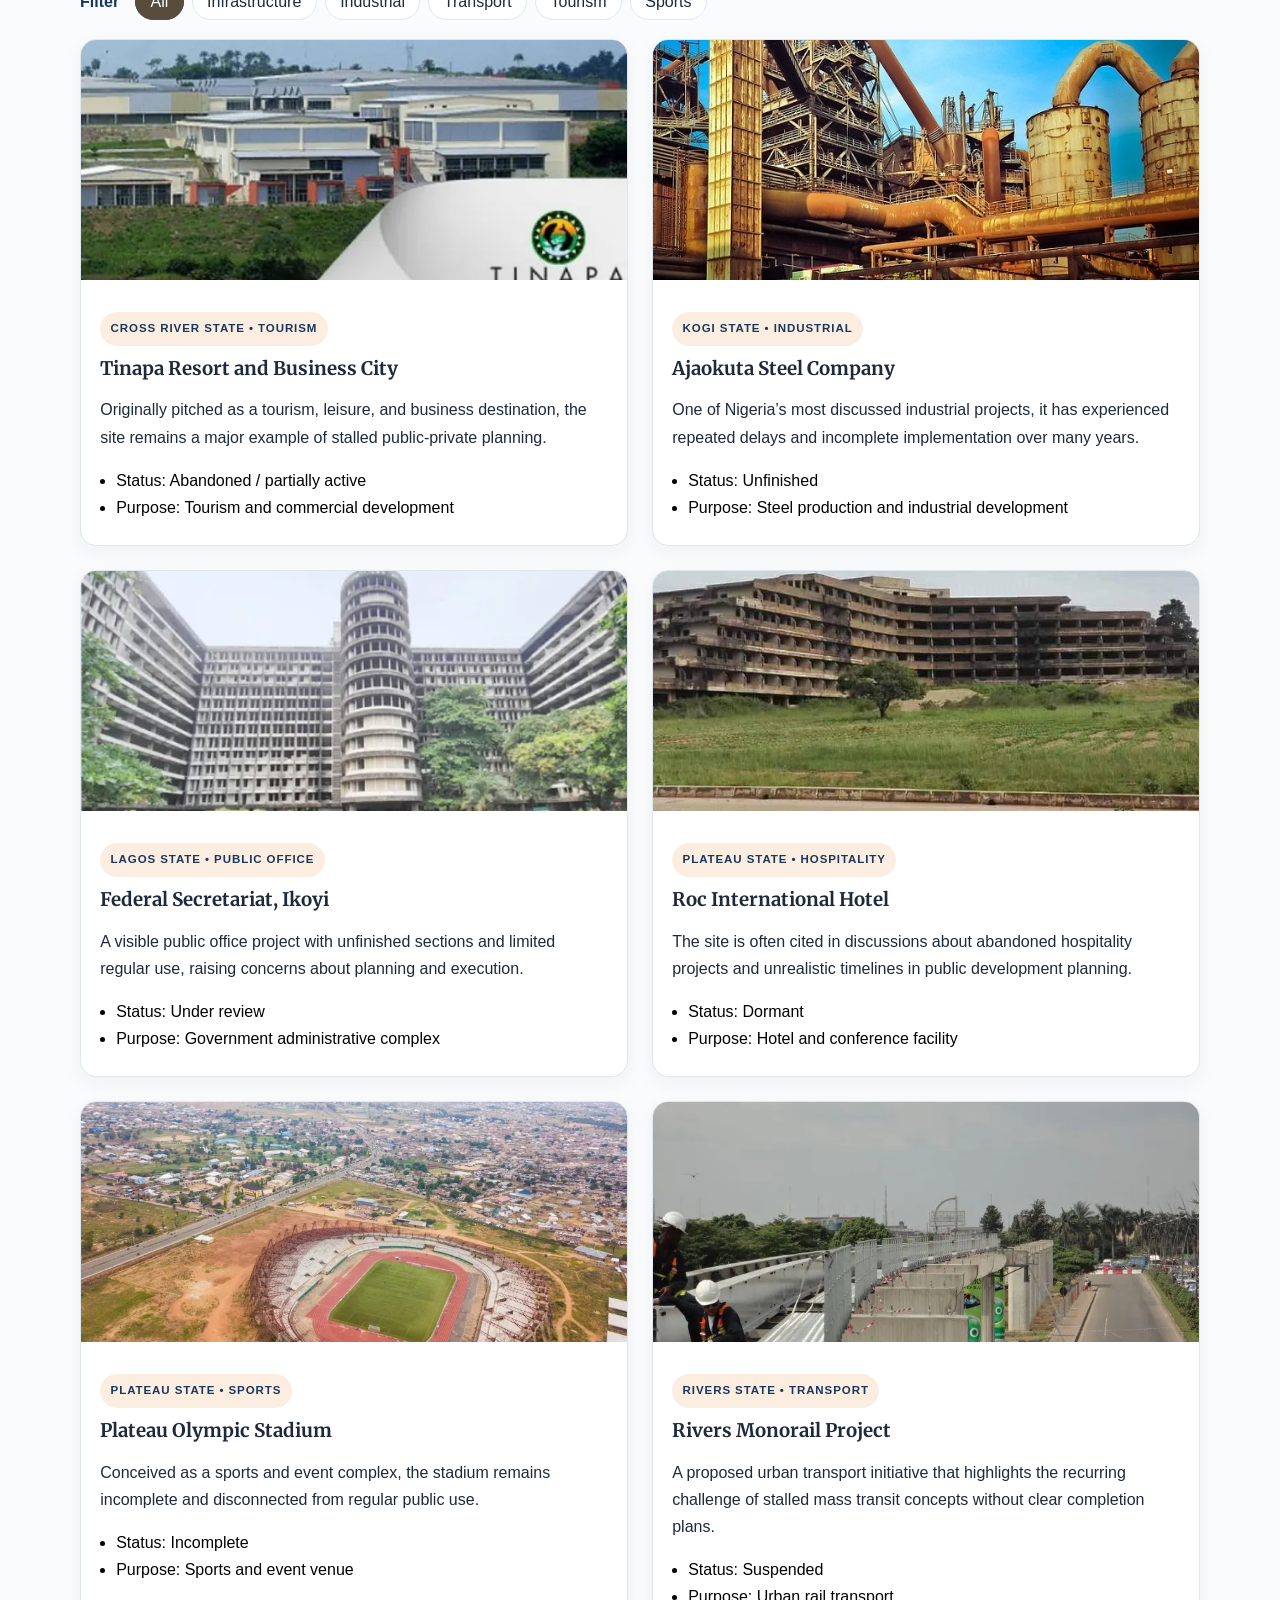
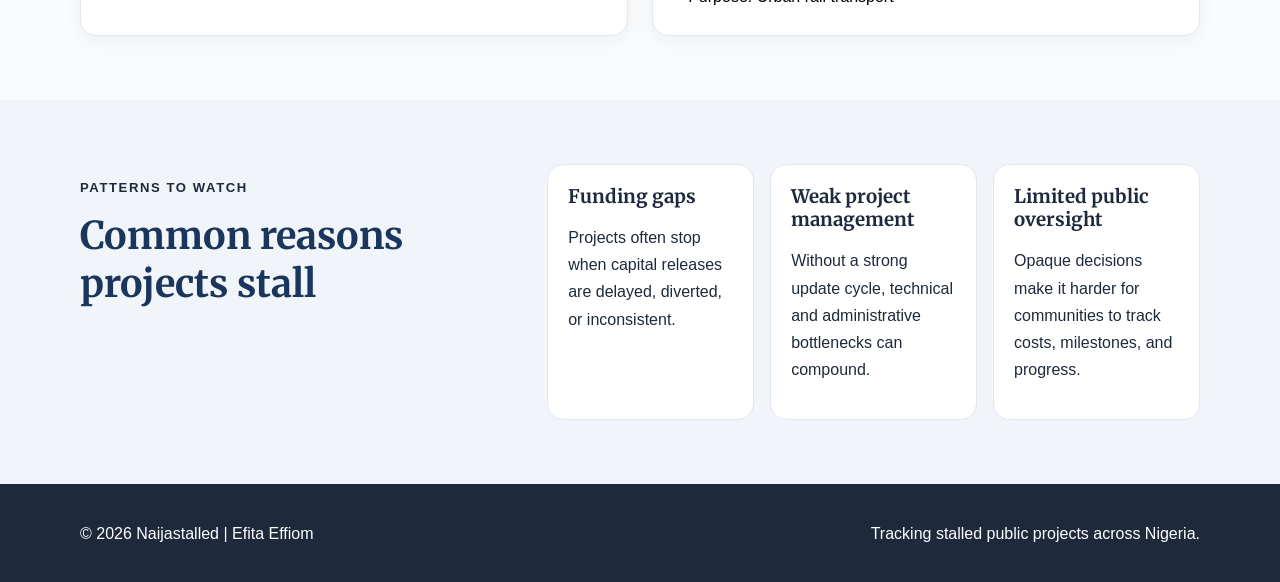
<file: project/projects.html>
<!DOCTYPE html>
<html lang="en">
  <head>
    <meta charset="UTF-8">
    <meta name="viewport" content="width=device-width, initial-scale=1.0">
    <meta
      name="description"
      content="Browse stalled and abandoned public projects across Nigeria on Naijastalled.">
     <meta name="author" content="Efita E. Effiom">
    <title>Naijastalled | Project Directory</title>
    <link rel="preconnect" href="https://fonts.googleapis.com">
    <link rel="preconnect" href="https://fonts.gstatic.com" crossorigin>
    <link href="https://fonts.googleapis.com/css2?family=Merriweather:wght@400;700&display=swap" rel="stylesheet">
    <link rel="stylesheet" href="styles/project.css">
  </head>
  <body>
    <a class="skip-link" href="#main-content">Skip to content</a>

    <header class="site-header">
      <div class="container nav-wrap">
        <div class="brand">
        <a href="index.html">
          <span class="brand-mark">N</span></a>
          <div>
            <strong>Naijastalled</strong>
            <small>Tracking stalled public projects</small>
          </div>
        </div>

        <nav aria-label="Main navigation">
          <ul class="main-nav">
            <li><a href="index.html">Home</a></li>
            <li><a href="projects.html" class="active">Projects</a></li>
            <li><a href="submit.html">Submit a case</a></li>
          </ul>
        </nav>
      </div>
    </header>

    <main id="main-content">
      <section class="page-hero">
        <div class="container narrow">
          <p class="eyebrow">Project directory</p>
          <h1>Investigating stalled public projects across Nigeria.</h1>
          <p>
            The archive highlights infrastructure and development sites that remain incomplete,
            neglected, or lacking a clear public explanation.
          </p>
        </div>
      </section>

      <section class="section alt-bg">
        <div class="container">
          <div class="section-heading split">
            <div>
              <p class="eyebrow">Map of hotspots</p>
              <h2>Nigeria project hotspots</h2>
            </div>
          </div>

          <div class="map-panel" role="group" aria-label="Nigeria project map overview">
            <svg viewBox="0 0 700 560" role="img" aria-labelledby="mapTitle mapDesc">
              <title id="mapTitle">Nigeria project map</title>
              <desc id="mapDesc">A simplified map showing areas with stalled public projects across Nigeria.</desc>
              <path class="map-shape" d="M181 94l83-49 118 11 52 51 19 55-26 75 24 64-28 69-82 62-94 34-104-18-86-67-32-92 14-76 44-72 39-48z"/>
              <g class="map-point" data-label="Lagos">
                <circle cx="272" cy="305" r="8"/>
                <text x="286" y="310">Lagos</text>
              </g>
              <g class="map-point" data-label="Abuja">
                <circle cx="337" cy="254" r="8"/>
                <text x="351" y="259">Abuja</text>
              </g>
              <g class="map-point" data-label="Kogi">
                <circle cx="410" cy="247" r="8"/>
                <text x="424" y="252">Kogi</text>
              </g>
              <g class="map-point" data-label="Rivers">
                <circle cx="424" cy="341" r="8"/>
                <text x="438" y="346">Rivers</text>
              </g>
              <g class="map-point" data-label="Plateau">
                <circle cx="365" cy="200" r="8"/>
                <text x="379" y="205">Plateau</text>
              </g>
              <g class="map-point" data-label="Cross River">
                <circle cx="429" cy="283" r="8"/>
                <text x="443" y="288">Cross River</text>
              </g>
            </svg>
          </div>

          <div class="filter-row" role="group" aria-label="Project filters">
            <span class="filter-label">Filter</span>
            <ul class="filter-list">
              <li><a href="#" class="active" data-filter="all">All</a></li>
              <li><a href="#" data-filter="infrastructure">Infrastructure</a></li>
              <li><a href="#" data-filter="industrial">Industrial</a></li>
              <li><a href="#" data-filter="transport">Transport</a></li>
              <li><a href="#" data-filter="tourism">Tourism</a></li>
              <li><a href="#" data-filter="sports">Sports</a></li>
            </ul>
          </div>

          <div class="project-grid directory-grid">
            <article class="project-card feature-card" data-category="tourism">
              <img src="images/tinapa_abandoned.webp" alt="Tinapa Resort abandoned in Cross River state">
              <div class="card-body">
                <p class="meta">Cross River State • Tourism</p>
                <h3>Tinapa Resort and Business City</h3>
                <p>
                  Originally pitched as a tourism, leisure, and business destination, the site remains a major example of stalled public-private planning.
                </p>
                <ul class="card-points">
                  <li>Status: Abandoned / partially active</li>
                  <li>Purpose: Tourism and commercial development</li>
                </ul>
              </div>
            </article>

            <article class="project-card feature-card" data-category="industrial">
              <img src="images/ajaokuta.jpeg" alt="Ajaokuta Steel Company industrial site">
              <div class="card-body">
                <p class="meta">Kogi State • Industrial</p>
                <h3>Ajaokuta Steel Company</h3>
                <p>
                  One of Nigeria’s most discussed industrial projects, it has experienced repeated delays and incomplete implementation over many years.
                </p>
                <ul class="card-points">
                  <li>Status: Unfinished</li>
                  <li>Purpose: Steel production and industrial development</li>
                </ul>
              </div>
            </article>

            <article class="project-card feature-card" data-category="infrastructure">
              <img src="images/federal.webp" alt="Federal Secretariat in Ikoyi, Lagos">
              <div class="card-body">
                <p class="meta">Lagos State • Public office</p>
                <h3>Federal Secretariat, Ikoyi</h3>
                <p>
                  A visible public office project with unfinished sections and limited regular use, raising concerns about planning and execution.
                </p>
                <ul class="card-points">
                  <li>Status: Under review</li>
                  <li>Purpose: Government administrative complex</li>
                </ul>
              </div>
            </article>

            <article class="project-card feature-card" data-category="tourism">
              <img src="images/roc-international-hotel_abandoned.webp" alt="Roc International Hotel in Nigeria">
              <div class="card-body">
                <p class="meta">Plateau State • Hospitality</p>
                <h3>Roc International Hotel</h3>
                <p>
                  The site is often cited in discussions about abandoned hospitality projects and unrealistic timelines in public development planning.
                </p>
                <ul class="card-points">
                  <li>Status: Dormant</li>
                  <li>Purpose: Hotel and conference facility</li>
                </ul>
              </div>
            </article>

            <article class="project-card feature-card" data-category="sports">
              <img src="images/plateau-olympic-stadium_abandoned.webp" alt="Plateau Olympic Stadium abandoned site">
              <div class="card-body">
                <p class="meta">Plateau State • Sports</p>
                <h3>Plateau Olympic Stadium</h3>
                <p>
                  Conceived as a sports and event complex, the stadium remains incomplete and disconnected from regular public use.
                </p>
                <ul class="card-points">
                  <li>Status: Incomplete</li>
                  <li>Purpose: Sports and event venue</li>
                </ul>
              </div>
            </article>

            <article class="project-card feature-card" data-category="transport">
              <img src="images/rivers-monorail_abandoned.webp" alt="Rivers state monorail project">
              <div class="card-body">
                <p class="meta">Rivers State • Transport</p>
                <h3>Rivers Monorail Project</h3>
                <p>
                  A proposed urban transport initiative that highlights the recurring challenge of stalled mass transit concepts without clear completion plans.
                </p>
                <ul class="card-points">
                  <li>Status: Suspended</li>
                  <li>Purpose: Urban rail transport</li>
                </ul>
              </div>
            </article>
          </div>

          <p class="filter-empty" hidden>No projects match that category yet.</p>
        </div>
      </section>

      <section class="section">
        <div class="container insights-layout">
          <div>
            <p class="eyebrow">Patterns to watch</p>
            <h2>Common reasons projects stall</h2>
          </div>

          <div class="insight-list">
            <article>
              <h3>Funding gaps</h3>
              <p>Projects often stop when capital releases are delayed, diverted, or inconsistent.</p>
            </article>
            <article>
              <h3>Weak project management</h3>
              <p>Without a strong update cycle, technical and administrative bottlenecks can compound.</p>
            </article>
            <article>
              <h3>Limited public oversight</h3>
              <p>Opaque decisions make it harder for communities to track costs, milestones, and progress.</p>
            </article>
          </div>
        </div>
      </section>
    </main>

    <footer class="site-footer">
      <div class="container footer-wrap">
        <p>© 2026 Naijastalled | Efita Effiom</p>
        <p>Tracking stalled public projects across Nigeria.</p>
      </div>
    </footer>

    <script src="scripts/projects.js"></script>
  </body>
</html>
</file>
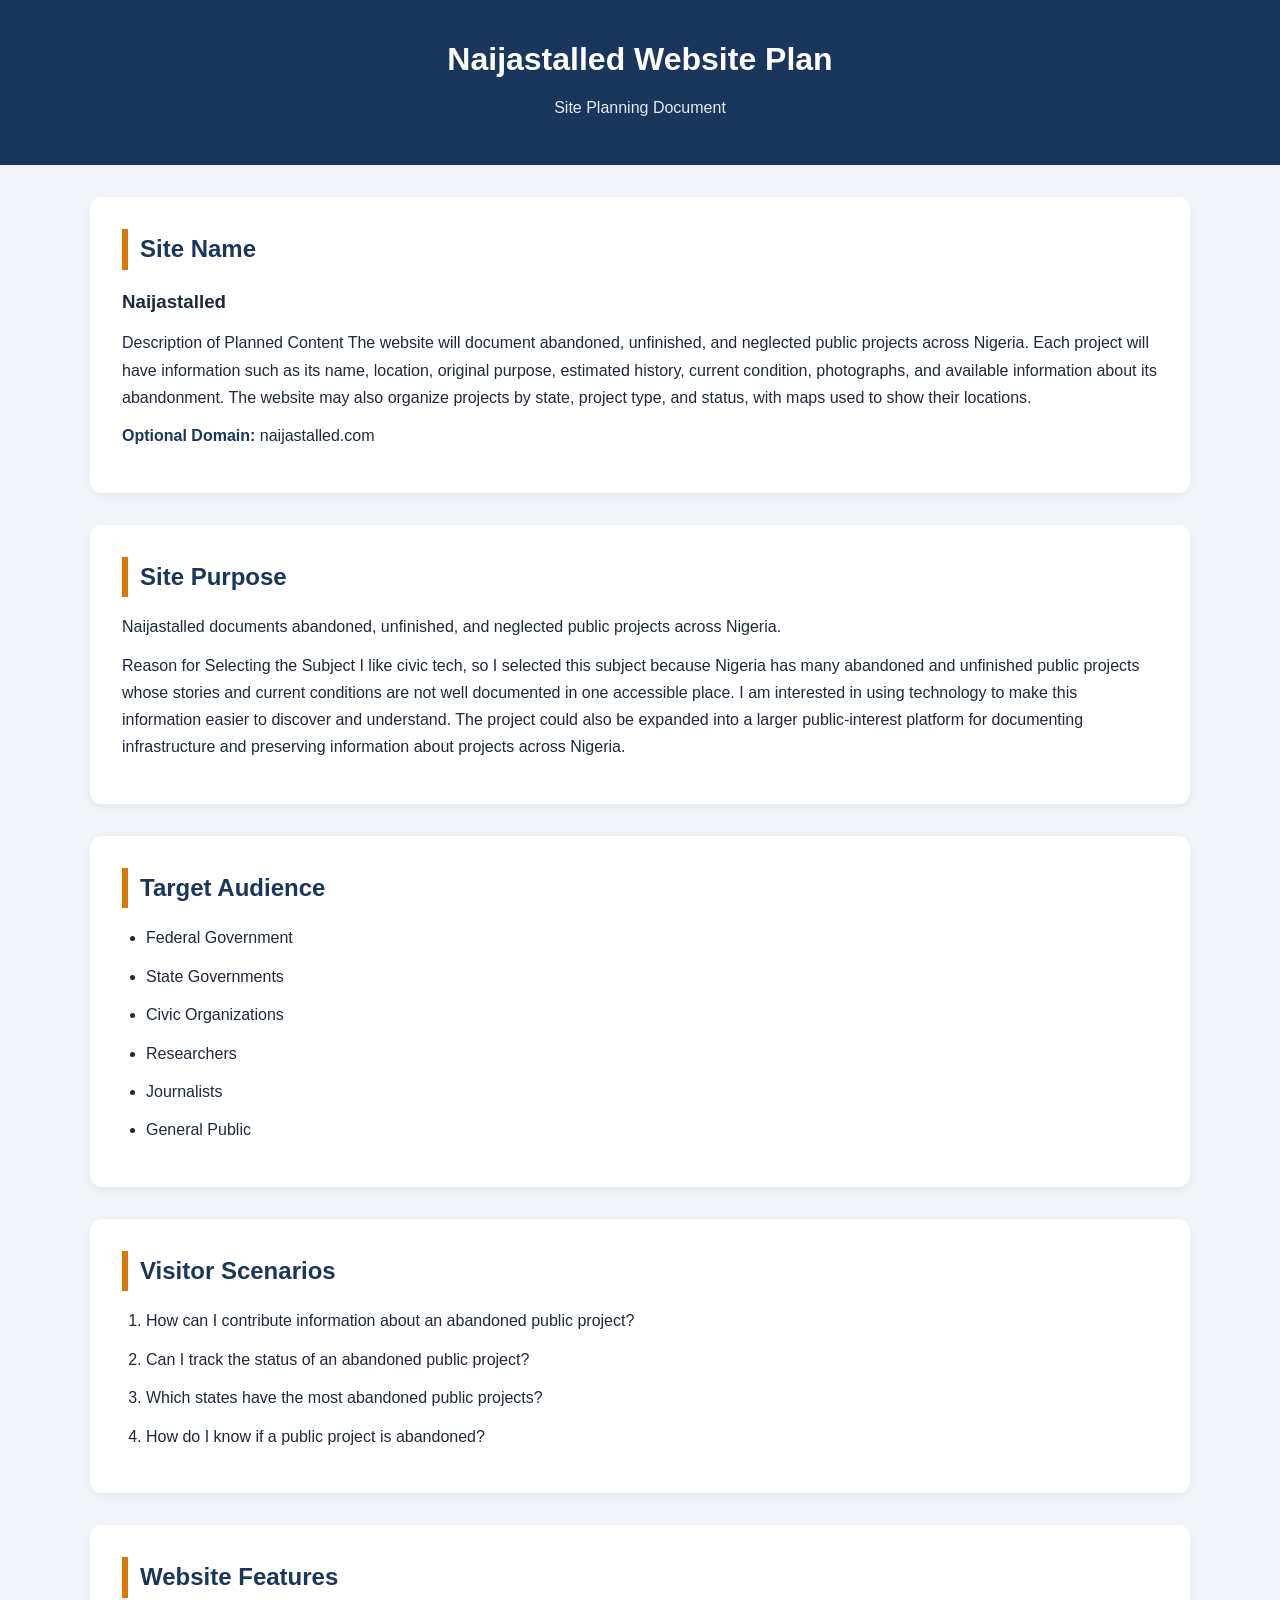
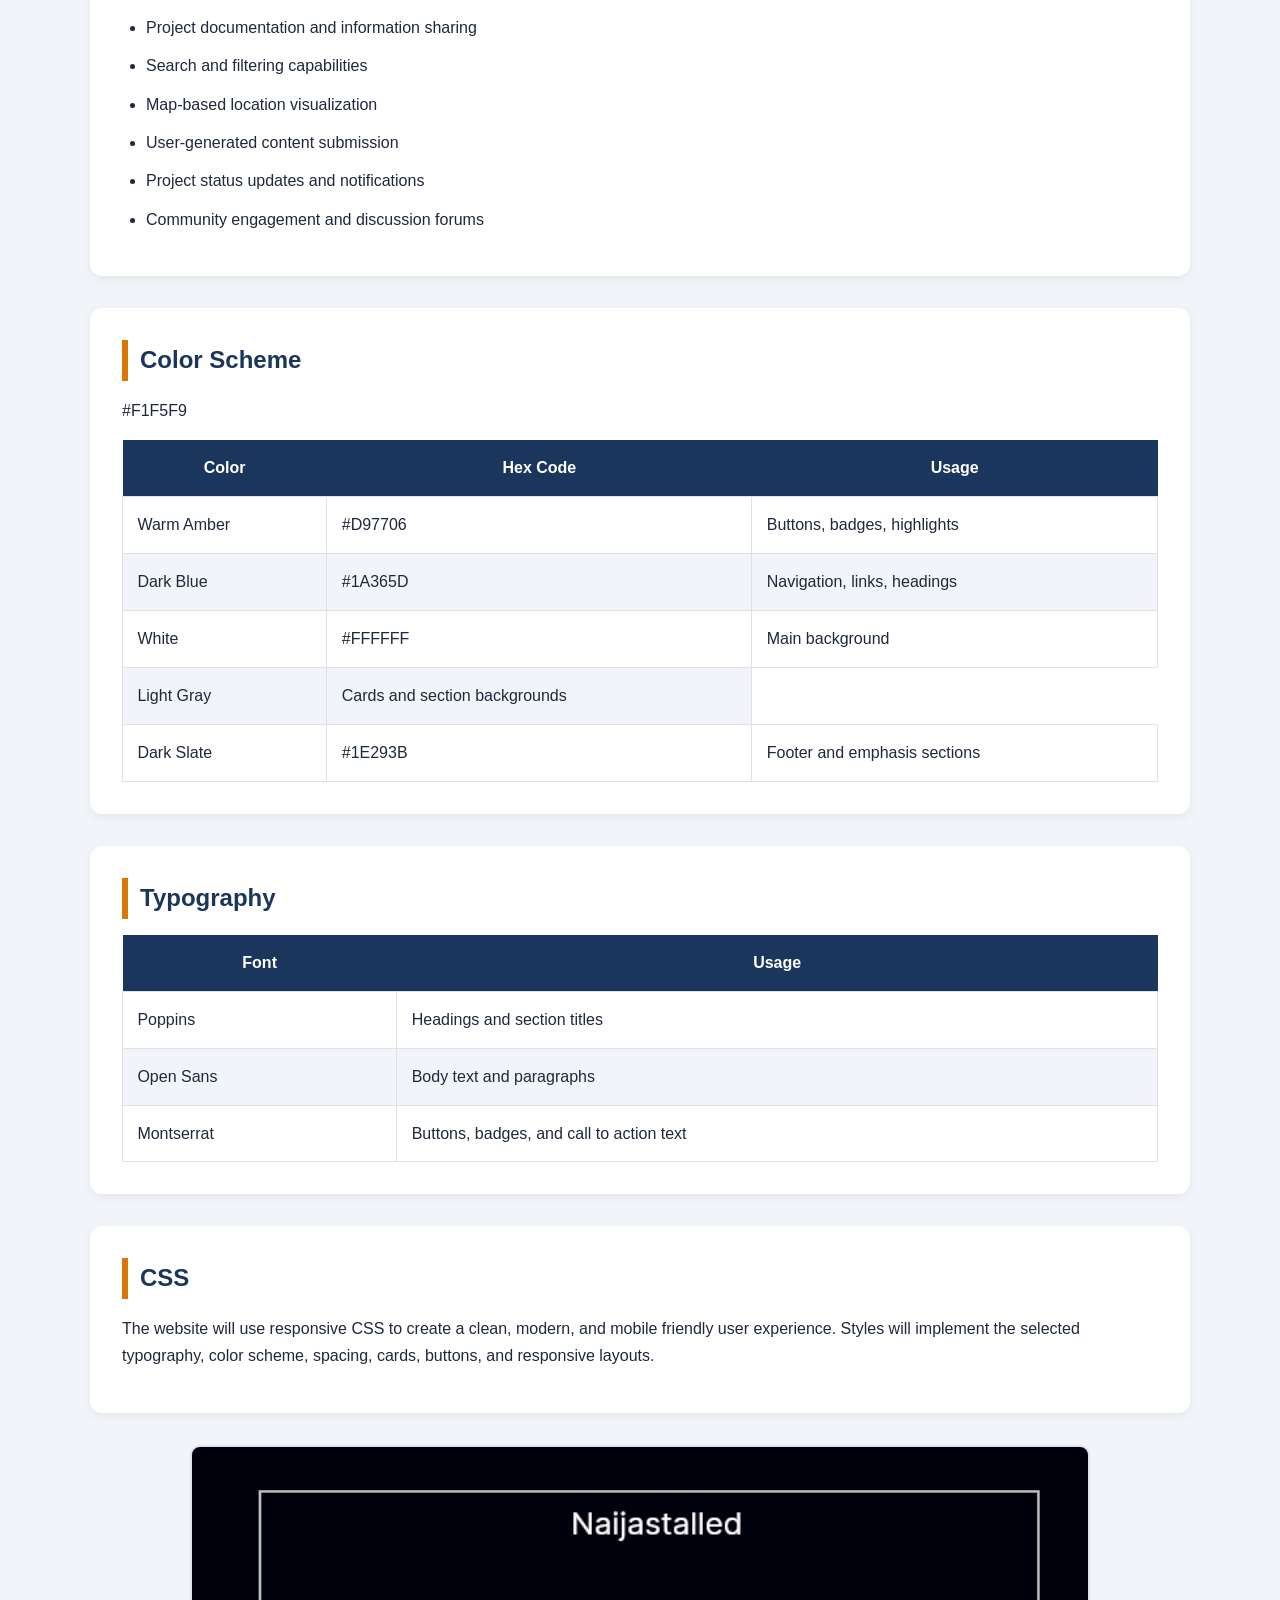
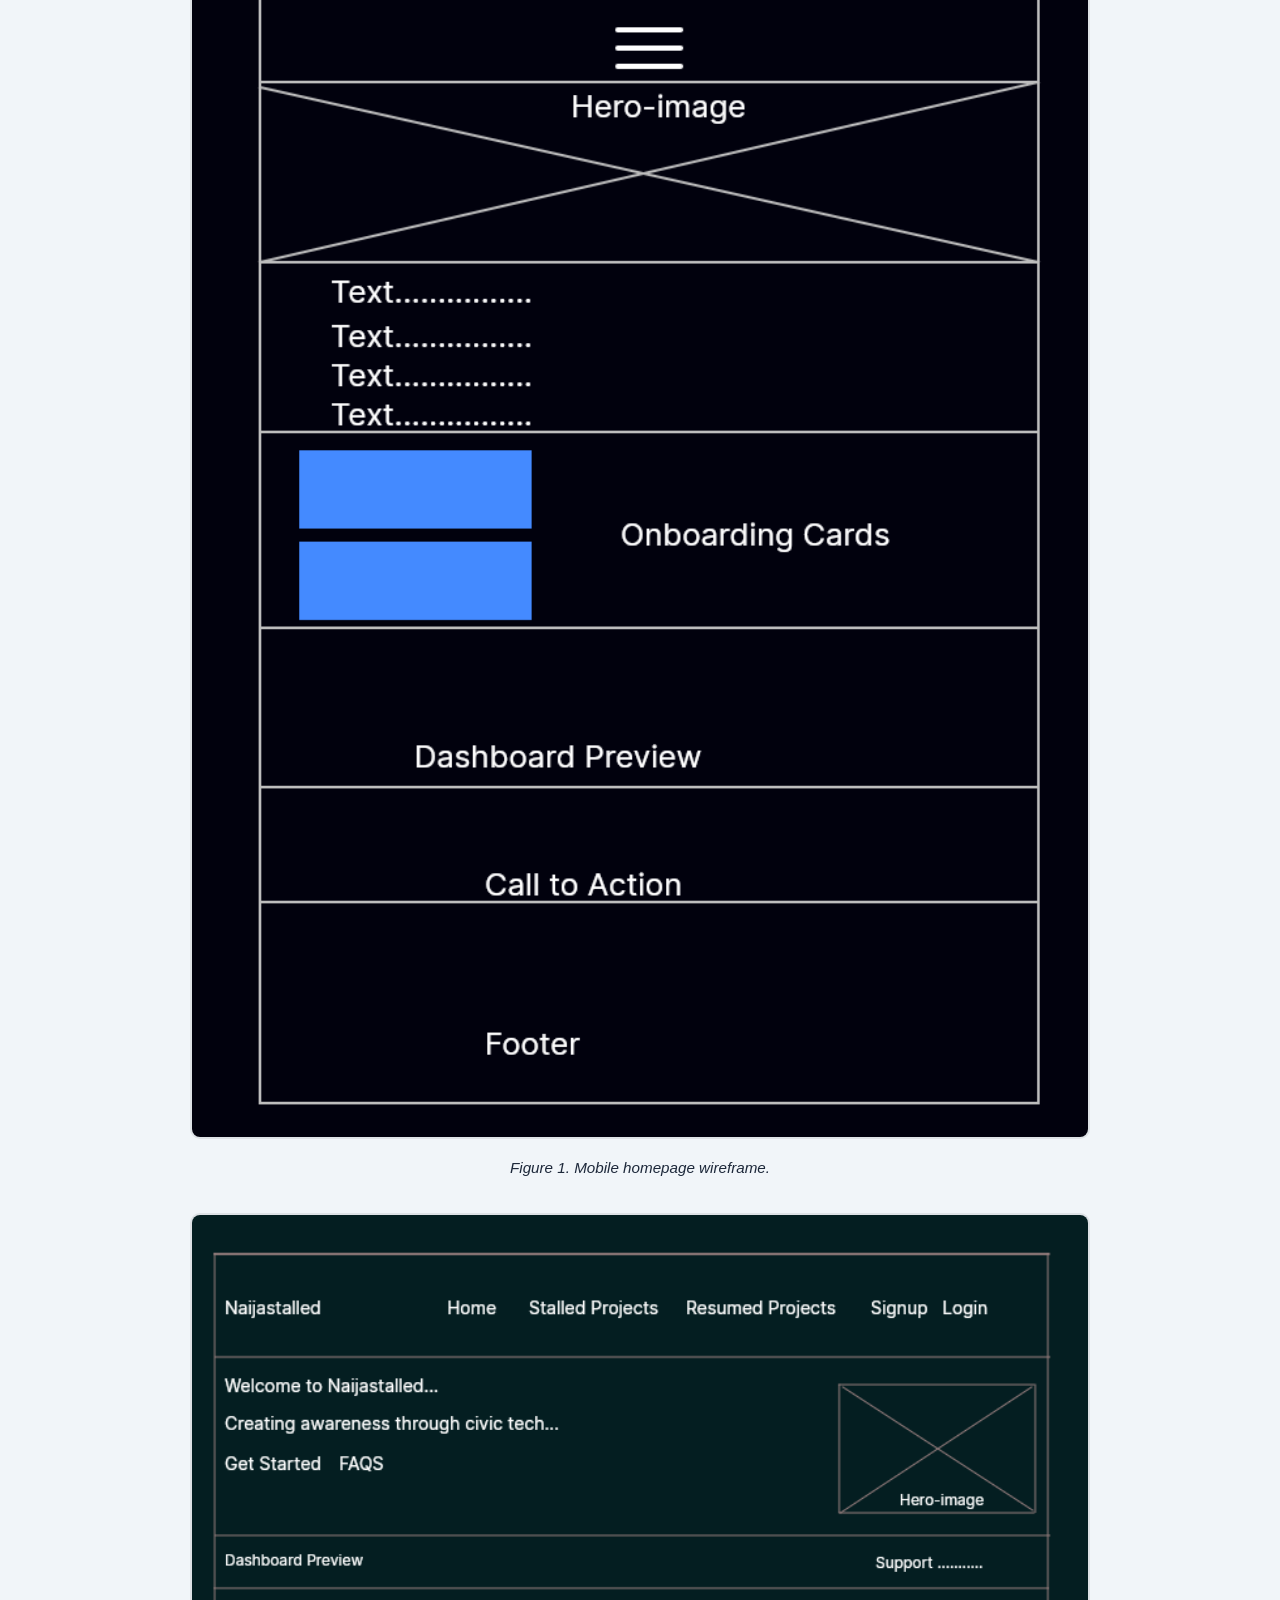
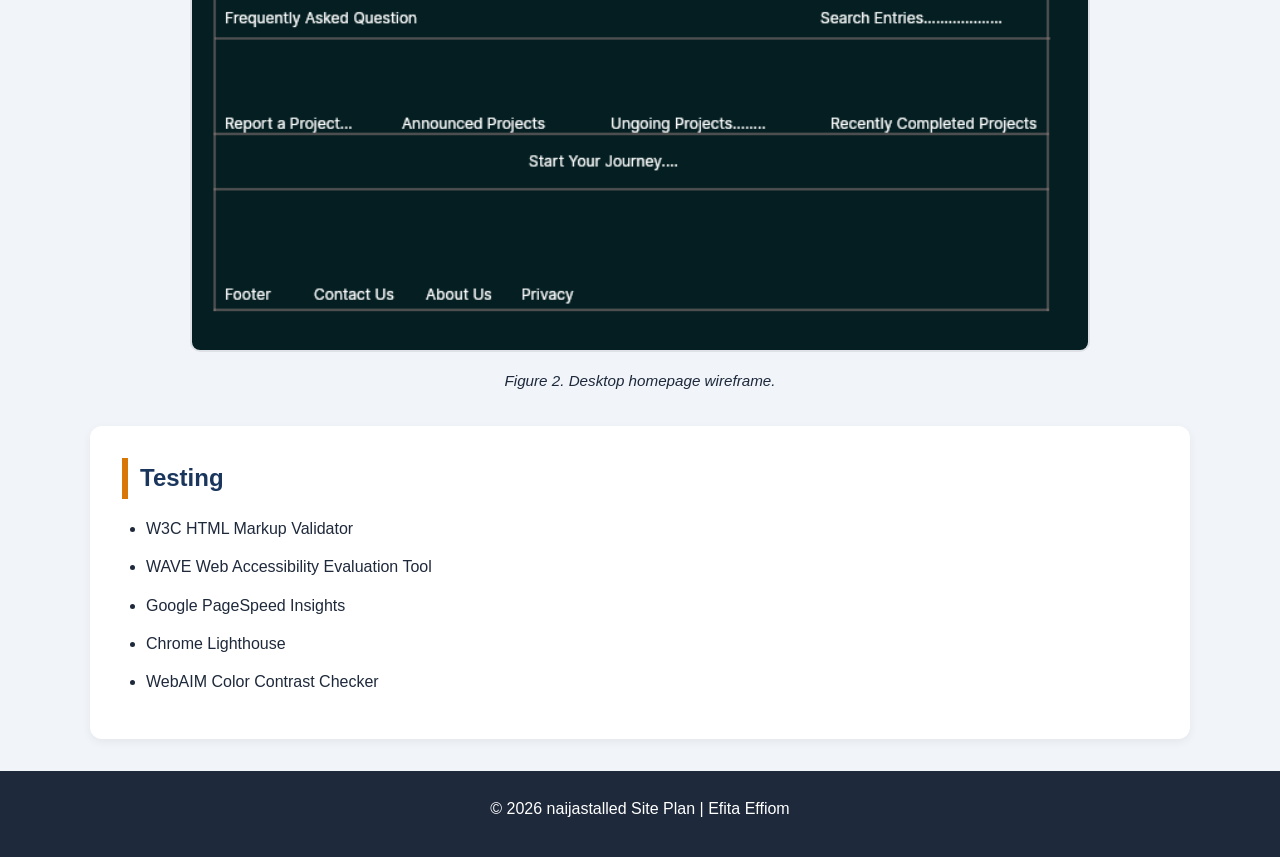
<file: project/siteplan.html>
<!DOCTYPE html>
<html lang="en">
<!DOCTYPE html>
<html lang="en">
<head>
    <meta charset="UTF-8">
    <meta name="viewport" content="width=device-width, initial-scale=1.0">
    <meta property="og:title" content="Efita Effiom - WDD131 Final Course Work">
    <meta property="og:description" content="WDD131 Final Course Work Portfolio - Web Development student showcasing courses and projects">
    <!-- <meta property="og:image" content="images/logo.svg"> -->
    <meta property="og:url" content="https://sucre2020.github.io/wdd131/">
    <meta property="og:type" content="website">
    <meta name="author" content="Efita Effiom">
    <title>Efita Effiom - WDD131 Final Course Work</title>
    <link rel="preconnect" href="https://fonts.googleapis.com">
    <link rel="preconnect" href="https://fonts.gstatic.com" crossorigin>
    <link rel="stylesheet" href="styles/siteplan.css">
    <link href="https://fonts.googleapis.com/css2?family=Merriweather:wght@400;700&display=swap" rel="stylesheet">
    <!-- <link rel="icon" href="images/favicon.ico"> -->
</head>
<body>

<header>
    <h1>Naijastalled Website Plan</h1>
    <p>Site Planning Document</p>
</header>

<main>

<section>
    <h2>Site Name</h2>

    <h3>Naijastalled</h3>

    <p>
        Description of Planned Content
The website will document abandoned, unfinished, and neglected public projects across Nigeria. 
Each project will have information such as its name, location, original purpose, 
estimated history, current condition, photographs, and available information 
about its abandonment. The website may also organize projects by state, project type, and status, 
with maps used to show their locations.



    </p>

    <p><strong>Optional Domain:</strong> naijastalled.com</p>
</section>

<hr>

<section>
    <h2>Site Purpose</h2>

    <p>
        Naijastalled documents abandoned, unfinished, and neglected public projects across Nigeria.
    </p>

    <p>
        Reason for Selecting the Subject
I like civic tech, so I selected this subject because Nigeria has many abandoned and unfinished 
public projects whose stories and current conditions are not well documented in one 
accessible place. I am interested in using technology to make this information easier 
to discover and understand. The project could also be expanded into a larger public-interest 
platform for documenting infrastructure and preserving information about projects across Nigeria.
    </p>
</section>

<hr>

<section>
    <h2>Target Audience</h2>

    <ul>
        <li>Federal Government</li>
        <li>State Governments</li>
        <li>Civic Organizations</li>
        <li>Researchers</li>
        <li>Journalists</li>
        <li>General Public</li>
    </ul>
</section>

<hr>

<section>
    <h2>Visitor Scenarios</h2>

    <ol>
        <li>How can I contribute information about an abandoned public project?</li>

        <li>Can I track the status of an abandoned public project?</li>

        <li>Which states have the most abandoned public projects?</li>

        <li>How do I know if a public project is abandoned?</li>
    </ol>
</section>

<hr>

<section>
    <h2>Website Features</h2>

    <ul>
        <li>Project documentation and information sharing</li>
        <li>Search and filtering capabilities</li>
        <li>Map-based location visualization</li>
        <li>User-generated content submission</li>
        <li>Project status updates and notifications</li>
        <li>Community engagement and discussion forums</li>
    </ul>
</section>

<hr>

<section>
    <h2>Color Scheme</h2>

    <table>
        <thead>
            <tr>
                <th>Color</th>
                <th>Hex Code</th>
                <th>Usage</th>
            </tr>
        </thead>

        <tbody>
            <tr>
                <td>Warm Amber</td>
                <td>#D97706</td>
                <td>Buttons, badges, highlights</td>
            </tr>

            <tr>
                <td>Dark Blue</td>
                <td>#1A365D</td>
                <td>Navigation, links, headings</td>
            </tr>

            <tr>
                <td>White</td>
                <td>#FFFFFF</td>
                <td>Main background</td>
            </tr>

            <tr>
                <td>Light Gray</td
                <td>#F1F5F9</td>
                <td>Cards and section backgrounds</td>
            </tr>

            <tr>
                <td>Dark Slate</td>
                <td>#1E293B</td>
                <td>Footer and emphasis sections</td>
            </tr>
        </tbody>
    </table>
</section>

<hr>

<section>
    <h2>Typography</h2>

    <table>
        <thead>
            <tr>
                <th>Font</th>
                <th>Usage</th>
            </tr>
        </thead>

        <tbody>
            <tr>
                <td>Poppins</td>
                <td>Headings and section titles</td>
            </tr>

            <tr>
                <td>Open Sans</td>
                <td>Body text and paragraphs</td>
            </tr>

            <tr>
                <td>Montserrat</td>
                <td>Buttons, badges, and call to action text</td>
            </tr>
        </tbody>
    </table>
</section>

<section>
    <h2>CSS</h2>

    <p>
        The website will use responsive CSS to create a
        clean, modern, and mobile friendly user experience.
        Styles will implement the selected typography, color scheme,
        spacing, cards, buttons, and responsive layouts.
    </p>
</section>

<hr>

<figure>
    <img src="images/mobile.png"
         alt="Mobile wireframe of the naijastalled homepage">
    <figcaption>Figure 1. Mobile homepage wireframe.</figcaption>
</figure>

<figure>
    <img src="images/desktop.png"
         alt="Desktop wireframe of the naijastalled homepage">
    <figcaption>Figure 2. Desktop homepage wireframe.</figcaption>
</figure>

<section>
    <h2>Testing</h2>

    <ul>
        <li>W3C HTML Markup Validator</li>
        <li>WAVE Web Accessibility Evaluation Tool</li>
        <li>Google PageSpeed Insights</li>
        <li>Chrome Lighthouse</li>
        <li>WebAIM Color Contrast Checker</li>
    </ul>
</section>

</main>

<footer>
    <p>&copy; 2026 naijastalled Site Plan | Efita Effiom</p>
</footer>

</body>
</html>
</file>
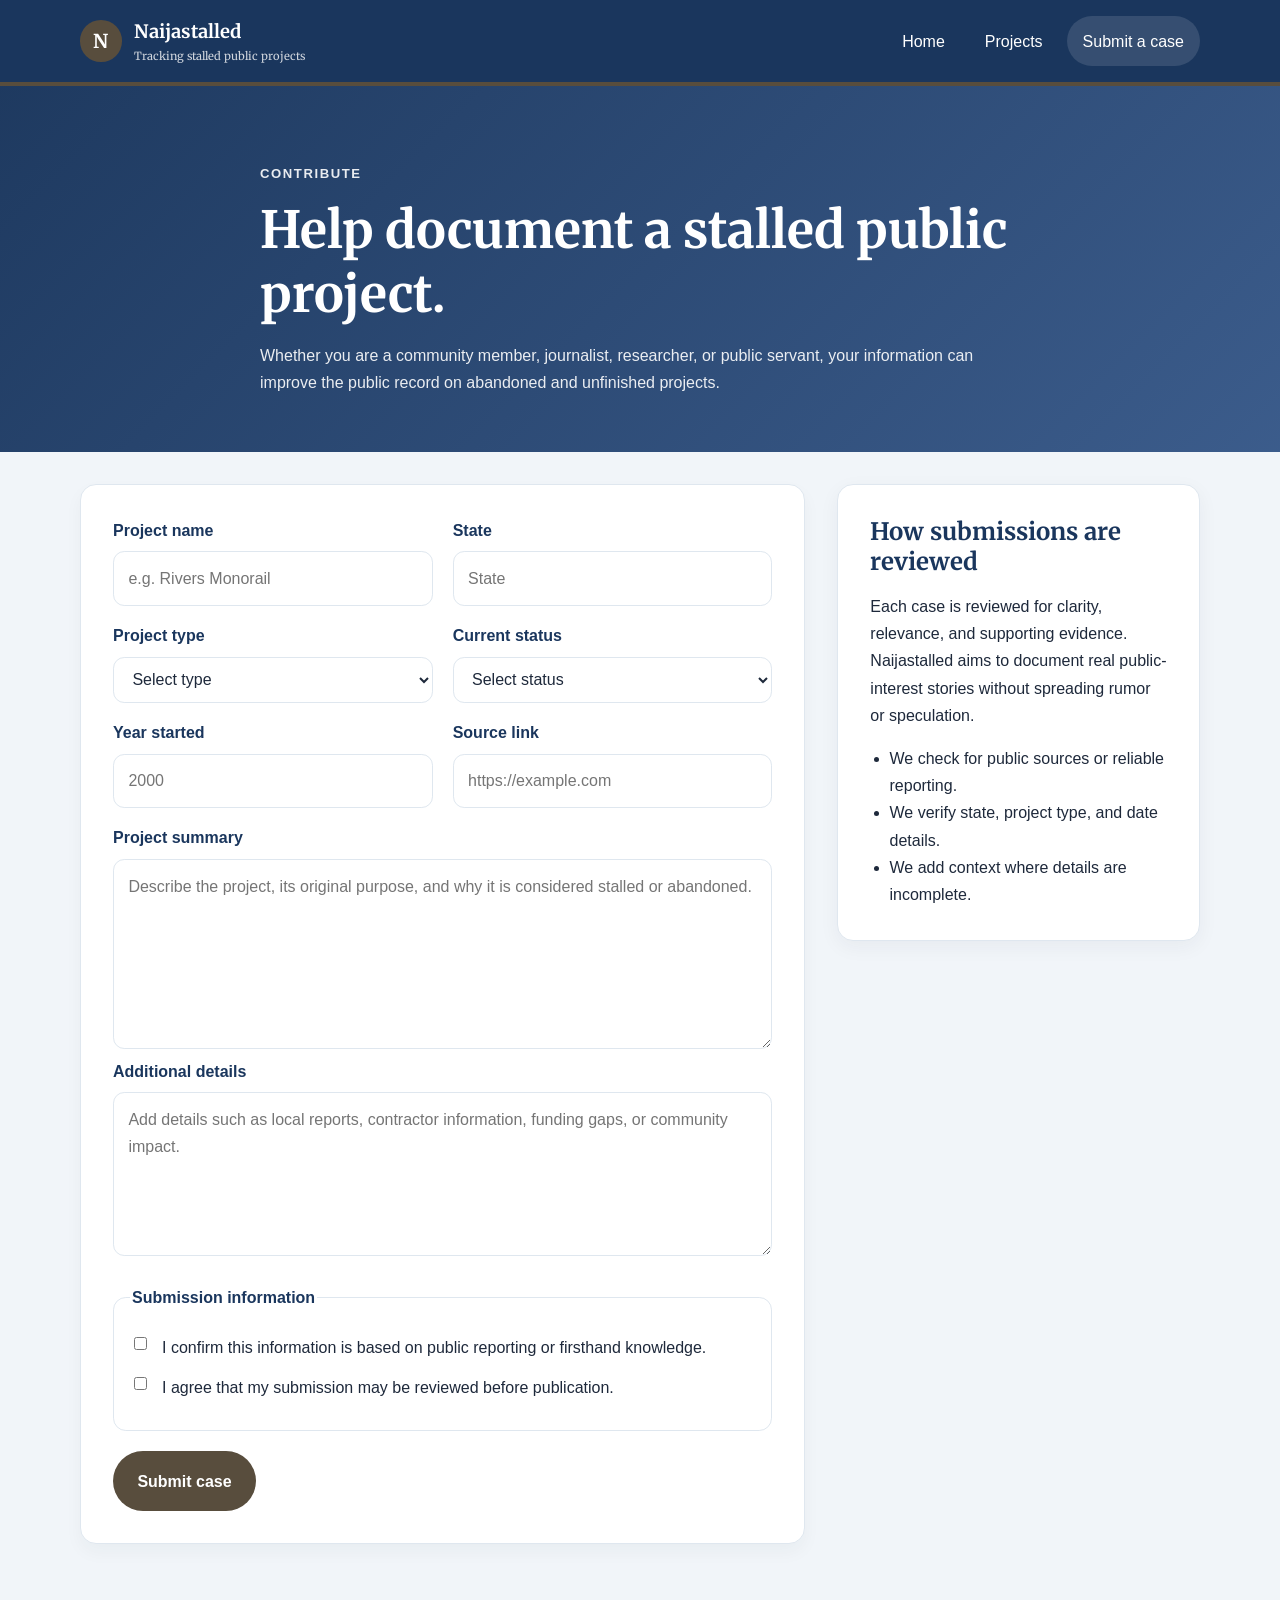
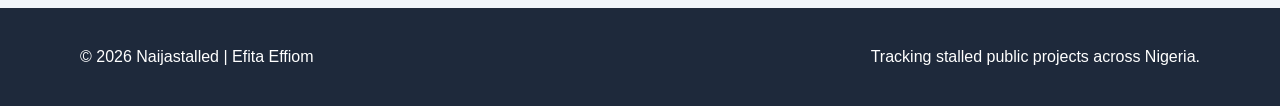
<file: project/submit.html>
<!DOCTYPE html>
<html lang="en">
  <head>
    <meta charset="UTF-8">
    <meta name="viewport" content="width=device-width, initial-scale=1.0">
    <meta
      name="description"
      content="Submit information about an abandoned or stalled public project in Nigeria.">
     <meta name="author" content="Efita E. Effiom">
      <title>Naijastalled | Submit a case</title>
    <link rel="preconnect" href="https://fonts.googleapis.com">
    <link rel="preconnect" href="https://fonts.gstatic.com" crossorigin>
    <link href="https://fonts.googleapis.com/css2?family=Merriweather:wght@400;700&display=swap" rel="stylesheet">
    <link rel="stylesheet" href="styles/project.css">
  </head>
  <body>
    <a class="skip-link" href="#main-content">Skip to content</a>

    <header class="site-header">
      <div class="container nav-wrap">
        <div class="brand">
          <a href="index.html">
            <span class="brand-mark">N</span>
          </a>
          <div>
            <strong>Naijastalled</strong>
            <small>Tracking stalled public projects</small>
          </div>
        </div>

        <nav aria-label="Main navigation">
          <ul class="main-nav">
            <li><a href="index.html">Home</a></li>
            <li><a href="projects.html">Projects</a></li>
            <li><a href="submit.html" class="active">Submit a case</a></li>
          </ul>
        </nav>
      </div>
    </header>

    <main id="main-content">
      <section class="page-hero">
        <div class="container narrow">
          <p class="eyebrow">Contribute</p>
          <h1>Help document a stalled public project.</h1>
          <p>
            Whether you are a community member, journalist, researcher, or public servant,
            your information can improve the public record on abandoned and unfinished projects.
          </p>
        </div>
      </section>

      <section class="section form-section">
        <div class="container single-column">
          <div class="submit-column">
            <form class="case-form" id="case-form">
              <div class="form-grid">
                <div>
                  <label for="project-name">Project name</label>
                  <input id="project-name" name="project-name" type="text" placeholder="e.g. Rivers Monorail" required />
                </div>

                <div>
                  <label for="state">State</label>
                  <input id="state" name="state" type="text" placeholder="State" required />
                </div>

                <div>
                  <label for="project-type">Project type</label>
                  <select id="project-type" name="project-type" required>
                    <option value="">Select type</option>
                    <option>Transport</option>
                    <option>Infrastructure</option>
                    <option>Industrial</option>
                    <option>Tourism</option>
                    <option>Education</option>
                    <option>Healthcare</option>
                  </select>
                </div>

                <div>
                  <label for="status">Current status</label>
                  <select id="status" name="status" required>
                    <option value="">Select status</option>
                    <option>Abandoned</option>
                    <option>Incomplete</option>
                    <option>Suspended</option>
                    <option>Under review</option>
                    <option>Partially active</option>
                  </select>
                </div>

                <div>
                  <label for="year-started">Year started</label>
                  <input id="year-started" name="year-started" type="number" min="1900" max="2100" placeholder="2000" />
                </div>

                <div>
                  <label for="source">Source link</label>
                  <input id="source" name="source" type="url" placeholder="https://example.com" />
                </div>
              </div>

              <div>
                <label for="summary">Project summary</label>
                <textarea id="summary" name="summary" rows="6" placeholder="Describe the project, its original purpose, and why it is considered stalled or abandoned." required></textarea>
              </div>

              <div>
                <label for="details">Additional details</label>
                <textarea id="details" name="details" rows="5" placeholder="Add details such as local reports, contractor information, funding gaps, or community impact."></textarea>
              </div>

              <fieldset>
                <legend>Submission information</legend>
                <label class="checkbox-wrap">
                  <input type="checkbox" name="verified" required />
                  I confirm this information is based on public reporting or firsthand knowledge.
                </label>
                <label class="checkbox-wrap">
                  <input type="checkbox" name="consent" required />
                  I agree that my submission may be reviewed before publication.
                </label>
              </fieldset>

              <button type="submit" class="button primary">Submit case</button>
            </form>

            <aside id="submission-result" class="submission-result" hidden aria-live="polite">
              <h2>Submitted project details</h2>
              <div class="result-card"></div>
            </aside>
          </div>

          <aside class="submission-note">
            <h2>How submissions are reviewed</h2>
            <p>
              Each case is reviewed for clarity, relevance, and supporting evidence. Naijastalled
              aims to document real public-interest stories without spreading rumor or speculation.
            </p>
            <ul>
              <li>We check for public sources or reliable reporting.</li>
              <li>We verify state, project type, and date details.</li>
              <li>We add context where details are incomplete.</li>
            </ul>
          </aside>
        </div>
      </section>
    </main>

    <footer class="site-footer">
      <div class="container footer-wrap">
        <p>© 2026 Naijastalled | Efita Effiom</p>
        <p>Tracking stalled public projects across Nigeria.</p>
      </div>
    </footer>

    <script src="scripts/submit.js"></script>
  </body>
</html>
</file>
<file: styles/base.css>
:root {
  --header-blue: #1e516f;
  --nav-dark: #3d3d3d;
  --page-bg: #e6e6e6;
  --card-bg: #f5f5f5;
  --text: #1d1d1d;
  --muted: #4d4d4d;
  --light-blue: #c9dbe7;
  --line: #cfcfcf;
  --link: #1d2435;
}

* {
  box-sizing: border-box;
}

body {
  margin: 0;
  font-family: "Roboto", sans-serif;
  background: var(--page-bg);
  color: var(--text);
}

header,
main,
footer {
  max-width: 1100px;
  margin: 0 auto;
}

header {
  margin-top: 16px;
  background: var(--header-blue);
  border: 1px solid #505f6a;
}

.course-header {
  display: flex;
  justify-content: center;
  align-items: center;
  padding: 16px 20px 10px;
}

#course-title {
  display: block;
  font-size: 1.15rem;
  font-weight: 700;
  letter-spacing: 0.02em;
  color: #f4f8fb;
  text-align: center;
}

.top-nav {
  display: flex;
  justify-content: space-between;
  align-items: center;
  background: rgba(62, 62, 62, 0.92);
  border-top: 1px solid rgba(255, 255, 255, 0.22);
}

.top-nav a {
  flex: 1 1 25%;
  color: #f3f3f3;
  text-decoration: none;
  text-align: center;
  padding: 16px 12px;
  transition: background-color 0.2s ease, color 0.2s ease, transform 0.2s ease;
  font-weight: 500;
}

.top-nav a:hover,
.top-nav a:focus {
  background: rgba(255, 255, 255, 0.08);
  color: #ffffff;
  transform: translateY(-1px);
}

main {
  padding: 18px 18px 0;
}

h1 {
  margin: 18px 0 22px;
  font-size: clamp(2.2rem, 3vw, 3.2rem);
  font-family: "Playfair Display", serif;
  font-weight: 700;
  text-align: center;
  color: #2a2a2a;
}

.card-grid {
  display: grid;
  grid-template-columns: 1.7fr 1fr;
  gap: 28px;
  align-items: stretch;
}

.card {
  background: var(--card-bg);
  border: 1px solid var(--line);
  border-radius: 10px;
  overflow: hidden;
  box-shadow: 0 1px 2px rgba(0, 0, 0, 0.04);
}

.card h2 {
  margin: 0;
  padding: 14px 18px;
  background: var(--header-blue);
  color: #f7fbff;
  font-size: 1.05rem;
  text-align: center;
  font-weight: 700;
}

.about-layout {
  display: grid;
  grid-template-columns: 1.4fr 0.9fr;
  gap: 22px;
  padding: 18px 18px 16px;
}

.bio-copy {
  display: flex;
  flex-direction: column;
}

.bio-copy p {
  margin: 0 0 18px;
  font-size: 1.05rem;
  line-height: 1.6;
  color: var(--text);
}

.bio-copy h3 {
  margin: 0 0 14px;
  font-size: 1.05rem;
  font-weight: 700;
  text-align: center;
  color: #202020;
}

.nigeria-copy {
  display: grid;
  grid-template-columns: 84px 1fr;
  gap: 12px;
  align-items: center;
  padding: 8px 0 4px;
  border: 1px solid var(--line);
  background: rgba(255, 255, 255, 0.2);
}

.flag-mini {
  width: 62px;
  height: 34px;
  margin: 0 auto;
  display: grid;
  grid-template-columns: 1fr 1fr 1fr;
  overflow: hidden;
  border: 1px solid rgba(0, 0, 0, 0.2);
}

.stripe {
  display: block;
  width: 100%;
  height: 100%;
}

.green {
  background: #008751;
}

.white {
  background: #f5f5f5;
}

.nigerian-flag .green:first-child {
  background: #008751;
}

.nigerian-flag .white {
  background: #ffffff;
}

.nigerian-flag .stripe:last-child {
  background: #008751;
}

.nigeria-copy p {
  margin: 0;
  font-size: 1rem;
  line-height: 1.5;
}

.about-layout img {
  width: 100%;
  max-width: 260px;
  height: 260px;
  object-fit: cover;
  border-radius: 8px;
  align-self: center;
  justify-self: center;
  border: 1px solid rgba(0, 0, 0, 0.15);
  box-shadow: 0 2px 8px rgba(0, 0, 0, 0.08);
}

.resources-card ul {
  margin: 0;
  padding: 18px 26px 22px 40px;
  list-style: disc;
  line-height: 2;
  font-size: 1.06rem;
  color: var(--text);
}

footer {
  background: var(--header-blue);
  color: #f5f9ff;
  text-align: center;
  padding: 18px 16px 12px;
  margin-top: 18px;
  border-top: 1px solid rgba(255, 255, 255, 0.28);
}

footer p {
  margin: 8px 0;
  font-size: 1.05rem;
}

#currentyear,
#lastModified {
  font-weight: 700;
}

.flag-inline {
  display: inline-block;
  margin-left: 6px;
}

@media (max-width: 760px) {
  .card-grid,
  .about-layout,
  .nigeria-copy {
    grid-template-columns: 1fr;
  }

  .top-nav {
    flex-wrap: wrap;
  }

  .top-nav a {
    flex-basis: 50%;
  }

  .about-layout img {
    max-width: 100%;
  }
}
</file>
<file: project/styles/project.css>
:root {
  --primary: #1a365d;
  --primary-soft: #2c4f82;
  --secondary: #584D3D;
  --secondary-soft: #C058E3F;
  --light: #f1f5f9;
  --white: #ffffff;
  --dark: #1e293b;
  --muted: #000000;
  --border: #dfe7ef;
  --shadow: 0 12px 30px rgba(26, 54, 93, 0.12);
}

* {
  box-sizing: border-box;
}

html {
  scroll-behavior: smooth;
}

body {
  margin: 0;
  font-family: "Open Sans", Arial, sans-serif;
  background: var(--light);
  color: var(--dark);
  line-height: 1.7;
}

img {
  max-width: 100%;
  display: block;
}

a {
  color: inherit;
  text-decoration: none;
}

button,
input,
select,
textarea {
  font: inherit;
}

.skip-link {
  position: absolute;
  left: -9999px;
  top: auto;
}

.skip-link:focus {
  left: 1rem;
  top: 1rem;
  z-index: 40;
  background: var(--secondary);
  color: var(--white);
  padding: 0.75rem 1rem;
  border-radius: 0.5rem;
}

.container {
  width: min(1120px, calc(100% - 2rem));
  margin: 0 auto;
}

.site-header {
  background: var(--primary);
  color: var(--white);
  border-bottom: 4px solid var(--secondary);
}

.nav-wrap {
  display: flex;
  justify-content: space-between;
  align-items: center;
  padding: 1rem 0;
  gap: 1rem;
}

.brand {
  display: flex;
  align-items: center;
  gap: 0.8rem;
  font-family: "Merriweather", Georgia, serif;
}

.brand strong {
  display: block;
  font-size: 1.15rem;
}

.brand small {
  display: block;
  font-size: 0.7rem;
  opacity: 0.8;
}

.brand-mark {
  width: 2.6rem;
  height: 2.6rem;
  border-radius: 50%;
  display: inline-flex;
  align-items: center;
  justify-content: center;
  background: var(--secondary);
  color: var(--white);
  font-weight: 700;
  font-size: 1.2rem;
}

.main-nav {
  display: flex;
  list-style: none;
  padding: 0;
  margin: 0;
  gap: 0.5rem;
  flex-wrap: wrap;
}

.main-nav a {
  display: inline-block;
  color: var(--white);
  padding: 0.7rem 1rem;
  border-radius: 999px;
  transition: 0.2s ease;
}

.main-nav a:hover,
.main-nav a:focus,
.main-nav a.active {
  background: rgba(255, 255, 255, 0.12);
}

.hero,
.page-hero {
  background: linear-gradient(135deg, rgba(26, 54, 93, 0.98), rgba(44, 79, 130, 0.92));
  color: var(--white);
}

.hero-layout {
  display: grid;
  grid-template-columns: 1.2fr 0.9fr;
  gap: 2rem;
  align-items: center;
  padding: 4rem 0;
}

.eyebrow {
  font-size: 0.82rem;
  letter-spacing: 0.12em;
  text-transform: uppercase;
  font-weight: 700;
  color: var(--secondary-soft);
  margin-bottom: 0.75rem;
}

h1,
h2,
h3 {
  font-family: "Merriweather", Georgia, serif;
  line-height: 1.25;
  margin: 0 0 1rem;
}

h1 {
  font-size: clamp(2.2rem, 4vw, 4rem);
}

h2 {
  font-size: clamp(1.7rem, 3vw, 2.5rem);
  color: var(--primary);
}

.hero-copy p {
  color: rgba(255, 255, 255, 0.9);
  max-width: 60ch;
}

.hero-actions {
  display: flex;
  flex-wrap: wrap;
  gap: 1rem;
  margin: 1.5rem 0 2rem;
}

.button {
  display: inline-flex;
  align-items: center;
  justify-content: center;
  padding: 0.9rem 1.4rem;
  border-radius: 999px;
  font-weight: 700;
  border: 2px solid transparent;
  transition: 0.2s ease;
}

.button.primary {
  background: var(--secondary);
  color: var(--white);
}

.button.secondary {
  background: transparent;
  border-color: rgba(255, 255, 255, 0.55);
  color: var(--white);
}

.button:hover,
.button:focus {
  transform: translateY(-1px);
  box-shadow: var(--shadow);
}

.stats {
  display: flex;
  flex-wrap: wrap;
  gap: 1.5rem;
  list-style: none;
  padding: 0;
  margin: 0;
}

.stats li {
  min-width: 140px;
}

.stats strong {
  display: block;
  font-size: 1.7rem;
  color: var(--white);
}

.stats span {
  color: rgba(255, 255, 255, 0.8);
}

.hero-panel {
  background: rgba(255, 255, 255, 0.08);
  border: 1px solid rgba(255, 255, 255, 0.16);
  border-radius: 1.25rem;
  overflow: hidden;
  box-shadow: var(--shadow);
}

.hero-panel img {
  width: 100%;
  height: 300px;
  object-fit: cover;
}

.panel-copy {
  padding: 1.5rem;
}

.panel-copy h2 {
  color: var(--white);
  margin-bottom: 0.5rem;
}

.status {
  font-size: 0.8rem;
  text-transform: uppercase;
  letter-spacing: 0.1em;
  color: var(--secondary-soft);
  font-weight: 700;
}

.section {
  padding: 4rem 0;
}

.alt-bg {
  background: rgba(255, 255, 255, 0.6);
}

.section-heading {
  margin-bottom: 2rem;
}

.split {
  display: flex;
  justify-content: space-between;
  gap: 1rem;
  align-items: end;
}

.text-link {
  color: var(--primary);
  font-weight: 700;
}

.info-grid,
.project-grid {
  display: grid;
  grid-template-columns: repeat(3, minmax(0, 1fr));
  gap: 1.5rem;
}

.info-card,
.project-card,
.submission-note {
  background: var(--white);
  border: 1px solid var(--border);
  border-radius: 1rem;
  overflow: hidden;
  box-shadow: 0 6px 20px rgba(30, 41, 59, 0.05);
}

.info-card {
  padding: 1.5rem;
}

.info-card h3 {
  color: var(--primary);
  margin-bottom: 0.75rem;
}

.project-card img {
  width: 100%;
  height: 240px;
  object-fit: cover;
}

.card-body {
  padding: 1.25rem 1.2rem 1.5rem;
}

.tag,
.meta {
  display: inline-block;
  font-size: 0.72rem;
  color: var(--primary);
  text-transform: uppercase;
  letter-spacing: 0.08em;
  background: rgba(217, 119, 6, 0.12);
  padding: 0.45rem 0.65rem;
  border-radius: 999px;
  font-weight: 700;
}

.card-points {
  margin: 1rem 0 0;
  padding-left: 1rem;
  color: var(--muted);
}

.process-grid {
  display: grid;
  grid-template-columns: 0.9fr 1.1fr;
  gap: 2rem;
  align-items: start;
}

.process-list {
  list-style: none;
  padding: 0;
  margin: 0;
  display: grid;
  gap: 1rem;
}

.process-list li {
  background: var(--white);
  border: 1px solid var(--border);
  border-radius: 1rem;
  padding: 1.25rem;
}

.process-list strong {
  display: block;
  color: var(--primary);
  margin-bottom: 0.4rem;
}

.page-hero {
  padding: 4rem 0 2.5rem;
}

.narrow {
  max-width: 760px;
}

.page-hero p {
  color: rgba(255, 255, 255, 0.9);
}

.filter-row {
  display: flex;
  align-items: center;
  flex-wrap: wrap;
  gap: 1rem;
  margin-bottom: 1.5rem;
}

.filter-label {
  font-weight: 700;
  color: var(--primary);
}

.map-panel {
  background: var(--white);
  border: 1px solid var(--border);
  border-radius: 1rem;
  padding: 1.25rem;
  margin-bottom: 1.5rem;
  box-shadow: 0 8px 18px rgba(30, 41, 59, 0.04);
}

.map-panel svg {
  width: 100%;
  height: auto;
  display: block;
}

.map-shape {
  fill: rgba(26, 54, 93, 0.12);
  stroke: var(--primary);
  stroke-width: 3;
}

.map-point circle {
  fill: var(--secondary);
  stroke: var(--white);
  stroke-width: 3;
}

.map-point text {
  fill: var(--primary);
  font-size: 18px;
  font-weight: 700;
}

.filter-list {
  list-style: none;
  margin: 0;
  padding: 0;
  display: flex;
  flex-wrap: wrap;
  gap: 0.5rem;
}

.filter-list a {
  background: var(--white);
  border: 1px solid var(--border);
  color: var(--dark);
  padding: 0.55rem 0.9rem;
  border-radius: 999px;
  cursor: pointer;
}

.filter-list a.active {
  background: var(--secondary);
  border-color: var(--secondary);
  color: var(--white);
}

.filter-empty {
  margin-top: 1rem;
  background: rgba(217, 119, 6, 0.08);
  border: 1px dashed rgba(217, 119, 6, 0.35);
  color: var(--primary);
  border-radius: 0.75rem;
  padding: 1rem 1.25rem;
  font-weight: 600;
}

.directory-grid {
  grid-template-columns: repeat(2, minmax(0, 1fr));
}

.insights-layout {
  display: grid;
  grid-template-columns: 0.8fr 1.2fr;
  gap: 2rem;
}

.insight-list {
  display: grid;
  grid-template-columns: repeat(3, minmax(0, 1fr));
  gap: 1rem;
}

.insight-list article {
  background: var(--white);
  border: 1px solid var(--border);
  border-radius: 1rem;
  padding: 1.25rem;
}

.form-section {
  padding-top: 2rem;
}

.single-column {
  display: grid;
  grid-template-columns: 1.4fr 0.7fr;
  gap: 2rem;
  align-items: start;
}

.case-form {
  background: var(--white);
  border: 1px solid var(--border);
  border-radius: 1rem;
  padding: 2rem;
  box-shadow: 0 8px 18px rgba(30, 41, 59, 0.04);
}

.form-grid {
  display: grid;
  grid-template-columns: repeat(2, minmax(0, 1fr));
  gap: 1rem 1.25rem;
  margin-bottom: 1rem;
}

label,
legend {
  display: block;
  font-weight: 700;
  color: var(--primary);
  margin-bottom: 0.45rem;
}

input,
select,
textarea {
  width: 100%;
  padding: 0.8rem 0.9rem;
  border: 1px solid var(--border);
  border-radius: 0.7rem;
  background: #fff;
  color: var(--dark);
}

input:focus,
select:focus,
textarea:focus {
  outline: 3px solid rgba(217, 119, 6, 0.25);
  border-color: var(--secondary);
}

textarea {
  resize: vertical;
  min-height: 140px;
}

fieldset {
  border: 1px solid var(--border);
  border-radius: 0.8rem;
  padding: 1rem;
  margin: 1.25rem 0;
}

.checkbox-wrap {
  display: flex;
  align-items: flex-start;
  gap: 0.75rem;
  font-weight: 400;
  color: var(--dark);
  margin-bottom: 0.8rem;
}

.checkbox-wrap input {
  width: auto;
  margin-top: 0.2rem;
}

.submission-note {
  padding: 2rem;
}

.submission-note h2 {
  font-size: 1.5rem;
}

.submission-note ul {
  margin: 1rem 0 0;
  padding-left: 1.2rem;
}

.submission-result {
  margin-top: 1.5rem;
  background: #fff;
  border: 1px solid var(--border);
  border-radius: 1rem;
  padding: 1.5rem;
  box-shadow: 0 8px 18px rgba(30, 41, 59, 0.04);
}

.result-card dl {
  display: grid;
  gap: 0.8rem;
  margin: 0;
}

.result-card div {
  display: grid;
  gap: 0.2rem;
  padding-bottom: 0.8rem;
  border-bottom: 1px solid var(--border);
}

.result-card div:last-child {
  border-bottom: none;
  padding-bottom: 0;
}

.result-card dt {
  font-weight: 700;
  color: var(--primary);
}

.result-card dd {
  margin: 0;
  color: var(--dark);
}

.submit-column {
  display: grid;
}

.site-footer {
  background: var(--dark);
  color: var(--white);
}

.footer-wrap {
  display: flex;
  justify-content: space-between;
  gap: 1rem;
  padding: 1.2rem 0;
  flex-wrap: wrap;
}

@media (max-width: 860px) {
  .hero-layout,
  .process-grid,
  .single-column,
  .insights-layout,
  .directory-grid,
  .info-grid,
  .project-grid {
    grid-template-columns: 1fr;
  }

  .split,
  .nav-wrap,
  .footer-wrap {
    flex-direction: column;
    align-items: flex-start;
  }

  .form-grid {
    grid-template-columns: 1fr;
  }
}

@media (max-width: 480px) {
  .button,
  .main-nav a {
    width: 100%;
  }

  .hero-actions {
    flex-direction: column;
  }

  .main-nav {
    width: 100%;
  }
}
</file>
<file: week1/styles/base.css>
:root {
  --header-blue: #1e516f;
  --nav-dark: #3d3d3d;
  --page-bg: #e6e6e6;
  --card-bg: #f5f5f5;
  --text: #1d1d1d;
  --muted: #4d4d4d;
  --light-blue: #c9dbe7;
  --line: #cfcfcf;
  --link: #1d2435;
}

* {
  box-sizing: border-box;
}

body {
  margin: 0;
  font-family: "Roboto", sans-serif;
  background: var(--page-bg);
  color: var(--text);
}

header,
main,
footer {
  max-width: 1100px;
  margin: 0 auto;
}

header {
  margin-top: 16px;
  background: var(--header-blue);
  border: 1px solid #505f6a;
}

.course-header {
  display: flex;
  justify-content: center;
  align-items: center;
  padding: 16px 20px 10px;
}

#course-title {
  display: block;
  font-size: 1.15rem;
  font-weight: 700;
  letter-spacing: 0.02em;
  color: #f4f8fb;
  text-align: center;
}

.top-nav {
  display: flex;
  justify-content: space-between;
  align-items: center;
  background: rgba(62, 62, 62, 0.92);
  border-top: 1px solid rgba(255, 255, 255, 0.22);
}

.top-nav a {
  flex: 1 1 25%;
  color: #f3f3f3;
  text-decoration: none;
  text-align: center;
  padding: 16px 12px;
  transition: background-color 0.2s ease, color 0.2s ease, transform 0.2s ease;
  font-weight: 500;
}

.top-nav a:hover,
.top-nav a:focus {
  background: rgba(255, 255, 255, 0.08);
  color: #ffffff;
  transform: translateY(-1px);
}

main {
  padding: 18px 18px 0;
}

h1 {
  margin: 18px 0 22px;
  font-size: clamp(2.2rem, 3vw, 3.2rem);
  font-family: "Playfair Display", serif;
  font-weight: 700;
  text-align: center;
  color: #2a2a2a;
}

.card-grid {
  display: grid;
  grid-template-columns: 1.7fr 1fr;
  gap: 28px;
  align-items: stretch;
}

.card {
  background: var(--card-bg);
  border: 1px solid var(--line);
  border-radius: 10px;
  overflow: hidden;
  box-shadow: 0 1px 2px rgba(0, 0, 0, 0.04);
}

.card h2 {
  margin: 0;
  padding: 14px 18px;
  background: var(--header-blue);
  color: #f7fbff;
  font-size: 1.05rem;
  text-align: center;
  font-weight: 700;
}

.about-layout {
  display: grid;
  grid-template-columns: 1.4fr 0.9fr;
  gap: 22px;
  padding: 18px 18px 16px;
}

.bio-copy {
  display: flex;
  flex-direction: column;
}

.bio-copy p {
  margin: 0 0 18px;
  font-size: 1.05rem;
  line-height: 1.6;
  color: var(--text);
}

.bio-copy h3 {
  margin: 0 0 14px;
  font-size: 1.05rem;
  font-weight: 700;
  text-align: center;
  color: #202020;
}

.nigeria-copy {
  display: grid;
  grid-template-columns: 84px 1fr;
  gap: 12px;
  align-items: center;
  padding: 8px 0 4px;
  border: 1px solid var(--line);
  background: rgba(255, 255, 255, 0.2);
}

.flag-mini {
  width: 62px;
  height: 34px;
  margin: 0 auto;
  display: grid;
  grid-template-columns: 1fr 1fr 1fr;
  overflow: hidden;
  border: 1px solid rgba(0, 0, 0, 0.2);
}

.stripe {
  display: block;
  width: 100%;
  height: 100%;
}

.green {
  background: #008751;
}

.white {
  background: #f5f5f5;
}

.nigerian-flag .green:first-child {
  background: #008751;
}

.nigerian-flag .white {
  background: #ffffff;
}

.nigerian-flag .stripe:last-child {
  background: #008751;
}

.nigeria-copy p {
  margin: 0;
  font-size: 1rem;
  line-height: 1.5;
}

.about-layout img {
  width: 100%;
  max-width: 260px;
  height: 260px;
  object-fit: cover;
  border-radius: 8px;
  align-self: center;
  justify-self: center;
  border: 1px solid rgba(0, 0, 0, 0.15);
  box-shadow: 0 2px 8px rgba(0, 0, 0, 0.08);
}

.resources-card ul {
  margin: 0;
  padding: 18px 26px 22px 40px;
  list-style: disc;
  line-height: 2;
  font-size: 1.06rem;
  color: var(--text);
}

footer {
  background: var(--header-blue);
  color: #f5f9ff;
  text-align: center;
  padding: 18px 16px 12px;
  margin-top: 18px;
  border-top: 1px solid rgba(255, 255, 255, 0.28);
}

footer p {
  margin: 8px 0;
  font-size: 1.05rem;
}

#currentyear,
#lastModified {
  font-weight: 700;
}

.flag-inline {
  display: inline-block;
  margin-left: 6px;
}

@media (max-width: 760px) {
  .card-grid,
  .about-layout,
  .nigeria-copy {
    grid-template-columns: 1fr;
  }

  .top-nav {
    flex-wrap: wrap;
  }

  .top-nav a {
    flex-basis: 50%;
  }

  .about-layout img {
    max-width: 100%;
  }
}
</file>
<file: styles/form.css>
:root {
  --bg: #f3f5f8;
  --panel: #ffffff;
  --panel-alt: #eef4fb;
  --primary: #124e78;
  --primary-strong: #0c395a;
  --accent: #f4b942;
  --text: #1f2b36;
  --muted: #52606d;
  --line: #d7dde4;
  --success: #227c55;
  --shadow: rgba(18, 62, 96, 0.12);
}

* {
  box-sizing: border-box;
}

html {
  scroll-behavior: smooth;
}

body {
  margin: 0;
  font-family: Arial, Helvetica, sans-serif;
  background: linear-gradient(180deg, #eef3f8 0%, #f8fafc 100%);
  color: var(--text);
  min-height: 100vh;
}

.site-header {
  background: linear-gradient(135deg, var(--primary) 0%, var(--primary-strong) 100%);
  color: #fff;
  box-shadow: 0 4px 12px var(--shadow);
}

.header-inner {
  max-width: 980px;
  margin: 0 auto;
  padding: 1.5rem 1.2rem;
}

.site-header h1 {
  margin: 0;
  font-size: clamp(1.8rem, 2.5vw, 2.6rem);
  letter-spacing: 0.02em;
  text-align: center;
}

.page-shell {
  max-width: 980px;
  margin: 0 auto;
  padding: 2rem 1.2rem;
}

.form-panel,
.confirmation-panel {
  background: var(--panel);
  border: 1px solid var(--line);
  border-radius: 18px;
  box-shadow: 0 10px 26px var(--shadow);
  padding: 1.5rem;
}

.form-panel h2,
.confirmation-panel h2 {
  margin-top: 0;
  margin-bottom: 1.5rem;
  color: var(--primary-strong);
  font-size: clamp(1.5rem, 2vw, 2rem);
  text-align: center;
}

form {
  display: grid;
  gap: 1.2rem;
}

.field-group,
.rating-fieldset,
.features-fieldset {
  border: 1px solid var(--line);
  border-radius: 12px;
  background: var(--panel-alt);
  padding: 1rem 1rem 0.9rem;
}

.field-group label,
.field-group legend,
.rating-fieldset legend,
.features-fieldset legend {
  display: block;
  font-weight: 700;
  color: var(--primary-strong);
  margin-bottom: 0.6rem;
}

select,
input[type="text"],
input[type="date"],
textarea {
  width: 100%;
  padding: 0.8rem 0.9rem;
  border: 1px solid var(--line);
  border-radius: 10px;
  font: inherit;
  background: #fff;
  color: var(--text);
}

select:focus,
input:focus,
textarea:focus,
button:focus,
a:focus {
  outline: 3px solid rgba(244, 185, 66, 0.55);
  outline-offset: 2px;
}

textarea {
  min-height: 140px;
  resize: vertical;
}

.rating-group {
  display: flex;
  flex-wrap: wrap;
  gap: 0.75rem;
  align-items: center;
}

.rating-option {
  position: relative;
}

.rating-option input {
  position: absolute;
  opacity: 0;
  pointer-events: none;
}

.rating-option label {
  display: inline-flex;
  align-items: center;
  justify-content: center;
  min-width: 2.5rem;
  min-height: 2.5rem;
  border-radius: 50%;
  font-size: 2rem;
  line-height: 1;
  color: #b7bec4;
  background: #fff;
  border: 1px solid var(--line);
  cursor: pointer;
  transition: transform 0.2s ease, background 0.2s ease, color 0.2s ease;
}

.rating-option input:checked + label,
.rating-option label:hover,
.rating-option label:focus-visible {
  color: var(--accent);
  background: #fff6de;
  transform: translateY(-1px);
}

.checkbox-grid {
  display: grid;
  grid-template-columns: repeat(2, minmax(0, 1fr));
  gap: 0.75rem 1rem;
}

.checkbox-item {
  display: flex;
  align-items: center;
  gap: 0.6rem;
  padding: 0.55rem 0.6rem;
  border-radius: 10px;
  background: #fff;
  border: 1px solid var(--line);
  font-weight: 500;
}

.checkbox-item input {
  width: 1.2rem;
  height: 1.2rem;
  accent-color: var(--primary);
}

.submit-row {
  display: flex;
  justify-content: center;
  margin-top: 0.4rem;
}

input[type="submit"],
.secondary-button {
  border: none;
  border-radius: 999px;
  background: linear-gradient(135deg, var(--primary) 0%, var(--primary-strong) 100%);
  color: white;
  font: inherit;
  font-weight: 700;
  padding: 0.9rem 1.6rem;
  cursor: pointer;
  text-decoration: none;
  transition: transform 0.2s ease, box-shadow 0.2s ease;
  box-shadow: 0 8px 20px rgba(18, 78, 120, 0.22);
}

input[type="submit"]:hover,
.secondary-button:hover {
  transform: translateY(-1px);
}

.success-message {
  margin: 0 0 1.25rem;
  text-align: center;
  font-weight: 700;
  /* color: var(--success); */
}

.review-summary {
  display: grid;
  grid-template-columns: repeat(2, minmax(0, 1fr));
  gap: 1rem;
  margin: 0;
}

.review-summary div {
  background: var(--panel-alt);
  border: 1px solid var(--line);
  border-radius: 12px;
  padding: 0.9rem;
}

.review-summary dt {
  font-size: 0.78rem;
  font-weight: 700;
  letter-spacing: 0.04em;
  text-transform: uppercase;
  /* color: var(--muted); */
  margin-bottom: 0.45rem;
}

.review-summary dd {
  margin: 0;
  font-size: 1rem;
  line-height: 1.5;
  color: var(--text);
  word-break: break-word;
}

.counter-box {
  margin-top: 1.5rem;
  text-align: center;
  background: #fff8e5;
  border: 1px solid #f5d67d;
  border-radius: 12px;
  padding: 1rem;
}

.counter-box p {
  margin: 0 0 0.35rem;
  color: var(--text);
  font-weight: 600;
}

#review-count {
  font-size: 2rem;
  color: var(--primary-strong);
}

.confirmation-actions {
  margin-top: 1.5rem;
  display: flex;
  justify-content: center;
  gap: 1rem;
  flex-wrap: wrap;
}

footer {
  max-width: 980px;
  margin: 0 auto;
  text-align: center;
  padding: 1.4rem 1rem 1.8rem;
  color: #ffffff;
  background: linear-gradient(135deg, var(--primary-strong) 0%, var(--primary) 100%);
}

footer p {
  margin: 0.4rem 0;
}

.flag-inline {
  display: inline-block;
  margin-left: 0.3rem;
}

@media (max-width: 640px) {
  .page-shell {
    padding: 1rem 0.8rem 1.5rem;
  }

  .form-panel,
  .confirmation-panel {
    padding: 1rem;
  }

  .checkbox-grid,
  .review-summary {
    grid-template-columns: 1fr;
  }

  .rating-group {
    justify-content: space-between;
  }

  .confirmation-actions {
    flex-direction: column;
  }

  .secondary-button,
  input[type="submit"] {
    width: 100%;
    text-align: center;
  }
}
</file>
<file: styles/place.css>
:root {
  --page-bg: #e7efe8;
  --panel-bg: #f8f8f8;
  /* --header-green: #008751; */
  --header-green: #1e516f;
  /* --header-green-deep: #006b3e; */
  --header-green-deep: #1e516f;
  --forest-green: #1a7c4d;
  /* --forest-green-deep: #0c5a37; */
  /* --header-green-deep: #1e516f; */
  --white-flag: #f8f8f8;
  --ink: #1b1b1b;
  --muted: #4a4a4a;
  --line: rgba(0, 0, 0, 0.22);
  --shadow: rgba(0, 0, 0, 0.12);
  --card-shadow: rgba(0, 0, 0, 0.1);
}

* {
  box-sizing: border-box;
}

html {
  font-size: 16px;
}

body {
  margin: 0;
  font-family: Arial, Helvetica, sans-serif;
  background: var(--page-bg);
  color: var(--ink);
}

img {
  max-width: 100%;
  display: block;
}

.page-shell {
  max-width: 1100px;
  margin: 0 auto;
  padding: 1rem 0 0;
}

.site-header {
  background: linear-gradient(180deg, var(--header-green), var(--header-green-deep));
  border: 3px solid rgba(0, 0, 0, 0.55);
  border-bottom: none;
  min-height: 95px;
  display: flex;
  align-items: center;
  justify-content: center;
  padding: 0.75rem 1rem;
}

.site-header h1 {
  margin: 0;
  font-size: clamp(2.2rem, 4vw, 4rem);
  font-weight: 700;
  color: #fff;
  letter-spacing: 0.02em;
}

.place-content {
  background: rgba(255, 255, 255, 0.12);
  border-left: 3px solid rgba(0, 0, 0, 0.55);
  border-right: 3px solid rgba(0, 0, 0, 0.55);
  border-bottom: 3px solid rgba(0, 0, 0, 0.55);
}

.hero-shell {
  position: relative;
  min-height: 600px;
  overflow: hidden;
  background: linear-gradient(180deg, rgba(0,0,0,0.08), rgba(0,0,0,0.08));
}

.hero-image {
  width: 100%;
  height: 600px;
  object-fit: cover;
  display: block;
  filter: saturate(0.9) contrast(1.02);
}

.data-card,
.weather-card {
  position: absolute;
  background: rgba(245, 245, 245, 0.94);
  box-shadow: 0 4px 12px var(--card-shadow);
  border: 1px solid var(--line);
}

.data-card {
  left: 1.25rem;
  bottom: 1.75rem;
  width: min(34%, 330px);
  padding: 0;
  text-align: left;
}

.weather-card {
  right: 1.5rem;
  bottom: 1.8rem;
  width: min(31%, 310px);
  padding: 0.5rem 1rem 0.85rem;
}

.data-card h2,
.weather-card h2 {
  margin: 0;
  padding: 0.85rem 1rem 0.7rem;
  background: linear-gradient(180deg, var(--forest-green), var(--header-green-deep));
  color: #fff;
  font-size: clamp(1.15rem, 2vw, 2rem);
  font-weight: 700;
  text-align: left;
}

.data-card dl,
.weather-card dl {
  margin: 0;
  padding: 1rem 1.15rem 0.85rem;
}

.data-card div,
.weather-card div {
  display: grid;
  grid-template-columns: auto 1fr;
  gap: 0.4rem 0.6rem;
  align-items: baseline;
  margin-bottom: 0.32rem;
}

.data-card dt,
.weather-card dt {
  font-weight: 700;
  color: var(--ink);
}

.data-card dd,
.weather-card dd {
  margin: 0;
  color: var(--ink);
}

.weather-card h2 {
  display: flex;
  align-items: center;
  justify-content: space-between;
  gap: 0.5rem;
}

.weather-card h2::after {
  content: "☀️";
  font-size: 1.45rem;
  line-height: 1;
}

.weather-icon {
  display: none;
}

.site-footer {
  background: linear-gradient(180deg, var(--header-green), var(--header-green-deep));
  border: 3px solid rgba(0, 0, 0, 0.55);
  border-top: none;
  padding: 1rem 1.25rem 1.2rem;
  text-align: center;
}

.site-footer p {
  margin: 0.2rem 0;
  color: #fff;
  font-size: 0.95rem;
  font-weight: 700;
}

#lastModified {
  font-style: normal;
}

@media (max-width: 760px) {
  .page-shell {
    max-width: 480px;
    padding: 0.5rem 0 1rem;
  }

  .site-header {
    min-height: 78px;
    padding: 0.7rem 1rem;
  }

  .site-header h1 {
    font-size: 2.4rem;
  }

  .hero-shell {
    min-height: auto;
    display: flex;
    flex-direction: column;
  }

  .hero-image {
    height: 320px;
  }

  .data-card,
  .weather-card {
    position: static;
    width: 100%;
    margin: 1rem 0 0;
  }

  .data-card h2,
  .weather-card h2 {
    font-size: 1.7rem;
    padding: 0.8rem 1rem;
  }

  .data-card dl,
  .weather-card dl {
    padding: 1rem 1.2rem 1.1rem;
  }

  .weather-card h2 {
    justify-content: flex-start;
  }

  .weather-card h2::after {
    display: none;
  }

  .weather-icon {
    display: block;
    width: 40px;
    height: 40px;
    margin: 0.5rem 0 0.75rem;
  }

  .weather-icon svg {
    width: 100%;
    height: 100%;
  }
}

@media (min-width: 761px) {
  .data-card,
  .weather-card {
    border-radius: 0.2rem;
  }
}
</file>
<file: styles/temples.css>
:root {
  --bg: #f4efe9;
  --header: #1d456d;
  --header-dark: #1a2f45;
  --accent: #c88f4a;
  --card: #fffaf3;
  --line: #d9d0c4;
  --text: #1b1b1b;
  --muted: #4b4d57;
  --white: #ffffff;
}

* {
  box-sizing: border-box;
}

body {
  margin: 0;
  font-family: "Roboto", sans-serif;
  background: linear-gradient(180deg, #f7f2eb 0%, #eef2f6 100%);
  color: var(--text);
}

img {
  max-width: 100%;
  display: block;
}

.site-header,
main,
footer {
  max-width: 1100px;
  margin: 0 auto;
}

.site-header {
  background: var(--header);
  color: var(--white);
  border-bottom: 4px solid rgba(255, 255, 255, 0.16);
}

.header-title {
  padding: 1.25rem 1rem 0.75rem;
  text-align: center;
}

.header-title h2 {
  margin: 0;
  font-size: 1.4rem;
  letter-spacing: 0.04em;
}

.top-nav {
  position: relative;
  background: var(--header-dark);
}

.nav-menu {
  list-style: none;
  margin: 0;
  padding: 0;
  display: none;
  flex-direction: column;
}

.nav-menu.open {
  display: flex;
}

.nav-menu li {
  width: 100%;
}

.nav-menu a {
  display: block;
  padding: 0.9rem 1rem;
  text-align: center;
  text-decoration: none;
  color: var(--white);
  font-weight: 500;
  transition: background 0.2s ease, color 0.2s ease;
}

.nav-menu a:hover,
.nav-menu a:focus {
  background: rgba(255, 255, 255, 0.08);
  color: #f9f9f9;
}

.menu-toggle {
  display: block;
  width: 100%;
  background: transparent;
  border: none;
  color: var(--white);
  font-size: 1.8rem;
  padding: 0.7rem 1rem;
  text-align: right;
  cursor: pointer;
}

main {
  padding: 1.25rem 1rem 0.5rem;
}

h1 {
  margin: 0 0 1.2rem;
  text-align: center;
  font-family: "Playfair Display", serif;
  font-size: clamp(2rem, 4vw, 3rem);
}

.gallery {
  display: grid;
  grid-template-columns: 1fr;
  gap: 1.1rem;
}

figure {
  margin: 0;
  background: var(--card);
  border: 1px solid var(--line);
  border-radius: 12px;
  overflow: hidden;
  box-shadow: 0 4px 10px rgba(10, 15, 27, 0.06);
}

figure img {
  width: 100%;
  aspect-ratio: 4 / 3;
  object-fit: cover;
}

figcaption {
  text-align: center;
  padding: 0.8rem 0.75rem 1rem;
  font-weight: 700;
  color: var(--header-dark);
}

footer {
  background: var(--header);
  color: var(--white);
  text-align: center;
  padding: 1.2rem 1rem 1.5rem;
  margin-top: 1.4rem;
}

footer p {
  margin: 0.4rem 0;
}

#currentyear,
#lastModified {
  font-weight: 700;
}

@media (max-width: 699px) {
  .nav-menu.open {
    border-top: 1px solid rgba(255, 255, 255, 0.12);
  }
}
</file>
<file: styles/temples-large.css>
@media (min-width: 700px) {
  .menu-toggle {
    display: none;
  }

  .nav-menu {
    display: flex;
    flex-direction: row;
    justify-content: center;
    align-items: center;
    padding: 0.2rem 0;
  }

  .nav-menu li {
    width: auto;
    flex: 1 1 0;
  }

  .nav-menu a {
    padding: 1rem 1.2rem;
    font-size: 1rem;
  }

  .gallery {
    grid-template-columns: repeat(2, minmax(0, 1fr));
  }
}

@media (min-width: 980px) {
  .gallery {
    grid-template-columns: repeat(3, minmax(0, 1fr));
  }
}
</file>
<file: project/styles/siteplan.css>
/* Google Fonts
Poppins: Headings
Open Sans: Body
Montserrat: Buttons & accents
*/

:root {
    --primary: #1A365D;
    --secondary: #D97706;
    --light: #F1F5F9;
    --dark: #1E293B;
    --white: #FFFFFF;
    --border: #DEE2E6;
}

* {
    margin: 0;
    padding: 0;
    box-sizing: border-box;
}

body {
    font-family: "Open Sans", sans-serif;
    background: var(--light);
    color: var(--dark);
    line-height: 1.7;
}

header {
    background: var(--primary);
    color: white;
    text-align: center;
    padding: 2rem;
}

header h1 {
    font-family: "Poppins", sans-serif;
    margin-bottom: .5rem;
}

header p {
    opacity: .9;
}

main {
    width: min(1100px, 92%);
    margin: 2rem auto;
}

section {
    background: white;
    padding: 2rem;
    margin-bottom: 2rem;
    border-radius: 12px;
    box-shadow: 0 3px 10px rgba(0,0,0,.06);
}

figure {
    margin: 2rem 0;
    text-align: center;
}

figcaption {
    margin-top: .75rem;
    /* color: #666; */
    font-size: .95rem;
    font-style: italic;
}

h2 {
    font-family: "Poppins", sans-serif;
    color: var(--primary);
    margin-bottom: 1rem;
    border-left: 6px solid var(--secondary);
    padding-left: .75rem;
}

h3 {
    font-family: "Poppins", sans-serif;
    margin-bottom: .75rem;
}

p,
li {
    margin-bottom: .7rem;
}

ul,
ol {
    padding-left: 1.5rem;
}

table {
    width: 100%;
    border-collapse: collapse;
    margin-top: 1rem;
}

th {
    background: var(--primary);
    color: white;
    padding: .9rem;
}

td {
    padding: .9rem;
    border: 1px solid var(--border);
}

tr:nth-child(even) {
    background: var(--light);
}

pre {
    background: white;
    border: 2px solid var(--border);
    padding: 1rem;
    overflow-x: auto;
    font-size: .9rem;
    border-radius: 8px;
    margin-top: 1rem;
}

img {
    display: block;
    width: 100%;
    max-width: 900px;
    margin: 1rem auto;
    border: 2px solid var(--border);
    border-radius: 10px;
}

strong {
    color: var(--primary);
}

hr {
    display: none;
}

footer {
    background: var(--dark);
    color: white;
    text-align: center;
    padding: 1.5rem;
    margin-top: 2rem;
}

@media (max-width: 768px) {

    section {
        padding: 1.5rem;
    }

    header {
        padding: 1.5rem;
    }

    h1 {
        font-size: 2rem;
    }

    table {
        font-size: .9rem;
    }
}
</file>
